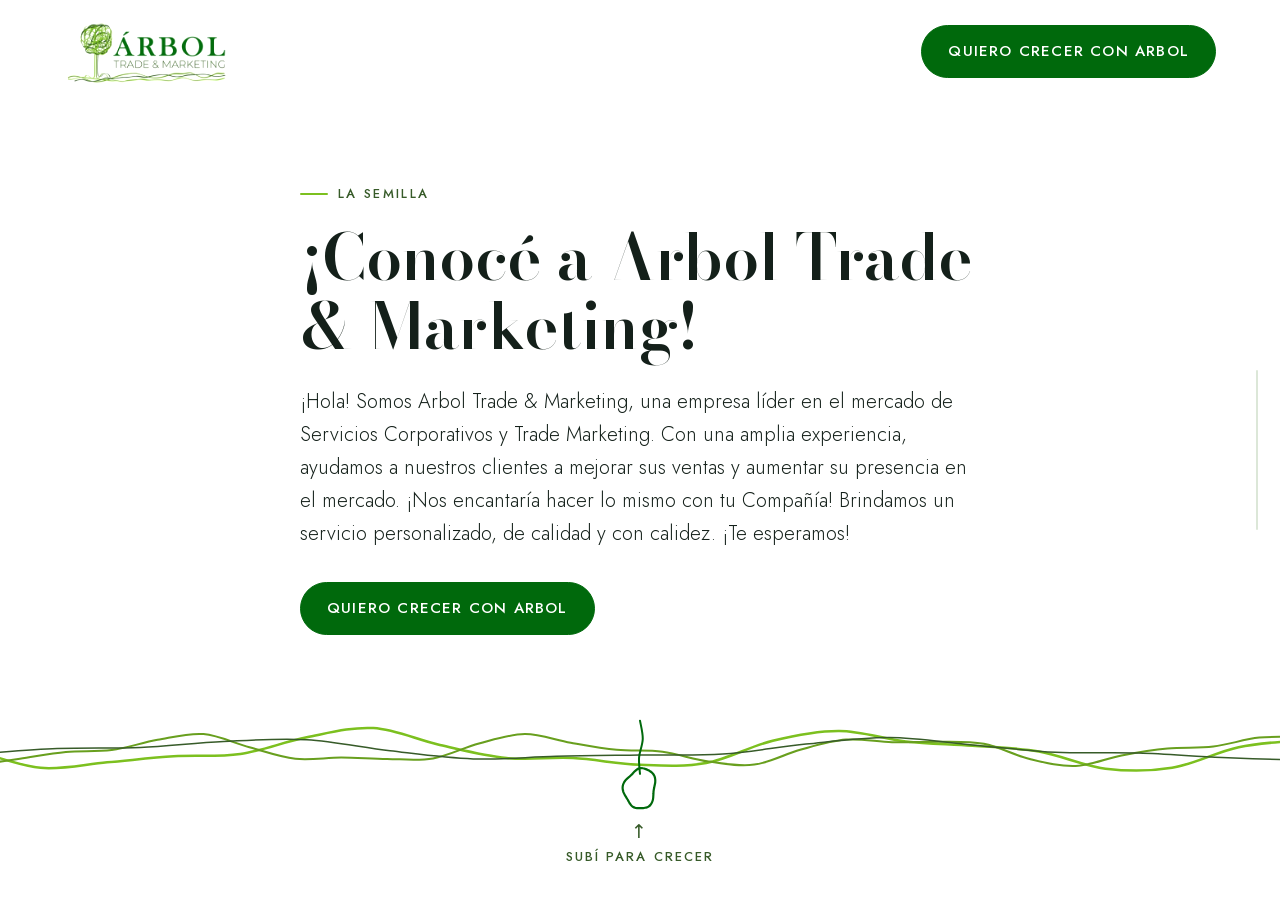
<file: index.html>
<!doctype html>
<html lang="es-AR">
<head>
<meta charset="utf-8">
<meta name="viewport" content="width=device-width, initial-scale=1, viewport-fit=cover">
<!-- Samsung Internet's "Dark mode for websites" force-inverts pages by default
     for many Android users, turning this white-and-green site black with a
     magenta tree. This opts out. -->
<meta name="color-scheme" content="only light">
<meta name="theme-color" content="#ffffff">

<title>Árbol Trade & Marketing | Servicios Corporativos y Trade Marketing</title>
<meta name="description" content="Somos Árbol Trade & Marketing. Ayudamos a nuestros clientes a mejorar sus ventas y aumentar su presencia en el mercado: trade marketing, BTL, merchandising, auditoría, mystery shopping y logística promocional en Argentina.">
<link rel="canonical" href="https://www.arbolmarketing.com/">

<!-- ============================ STAGING ONLY ============================
     REMOVE THIS TAG BEFORE THE PRODUCTION CUTOVER TO www.arbolmarketing.com.
     Leaving it in place would de-index the live site from Google entirely.
     There is no build step here, so nothing removes it automatically.
     ===================================================================== -->
<meta name="robots" content="noindex, nofollow">

<meta property="og:type" content="website">
<meta property="og:locale" content="es_AR">
<meta property="og:site_name" content="Árbol Trade & Marketing">
<meta property="og:title" content="Árbol Trade & Marketing">
<meta property="og:description" content="Servicios Corporativos y Trade Marketing. Ayudamos a tu compañía a crecer: equipos permanentes en el punto de venta, brigadas, auditoría, mystery shoppers, merchandising, marketing visual y logística.">
<meta property="og:url" content="https://www.arbolmarketing.com/">
<meta property="og:image" content="https://www.arbolmarketing.com/assets/logo/original/arbol-vertical.jpg">
<meta name="twitter:card" content="summary_large_image">

<link rel="icon" href="assets/favicon/favicon.svg" type="image/svg+xml">
<link rel="apple-touch-icon" href="assets/favicon/apple-touch-icon.png">

<link rel="preload" href="assets/fonts/jost-var.woff2" as="font" type="font/woff2" crossorigin>
<link rel="stylesheet" href="styles.css?v=1">
<!-- Set before first paint: the reveal styles are scoped to .js, so without
     this the content would render then hide, flashing on every load. -->
<script>document.documentElement.className = 'js';</script>

<script type="application/ld+json">
{
  "@context": "https://schema.org",
  "@type": "ProfessionalService",
  "name": "Árbol Trade & Marketing",
  "description": "Servicios Corporativos y Trade Marketing.",
  "url": "https://www.arbolmarketing.com/",
  "email": "gerencia@arbolmarketing.com",
  "areaServed": "AR",
  "address": {
    "@type": "PostalAddress",
    "streetAddress": "Ciudad de la Paz 2941 Piso 9° B",
    "addressLocality": "CABA",
    "addressCountry": "AR"
  }
}
</script>
</head>

<body>
<a class="skip" href="#contenido">Saltar al contenido principal</a>

<header class="hdr">
  <a class="hdr__logo" href="#s1" aria-label="Árbol Trade &amp; Marketing — inicio">
    <img src="assets/logo/arbol-horizontal.jpg" width="420" height="183"
         alt="Árbol Trade &amp; Marketing">
  </a>
  <a class="btn btn--primary hdr__cta"
     href="mailto:gerencia@arbolmarketing.com?subject=Quiero%20crecer%20con%20Arbol">Quiero crecer con Arbol</a>
</header>

<div class="rail" aria-hidden="true"><div class="rail__fill" id="railFill"></div></div>

<!-- The sections below are in NARRATIVE order in the HTML. CSS renders them
     bottom-to-top, so §1 is at the visual bottom and the visitor climbs. -->
<main class="scroll" id="scroller">

  <!-- ============================================================ §1 semilla -->
  <section class="sect s-seed" id="s1" aria-labelledby="t1">
    <div class="wrap narrow">
      <p class="eyebrow" data-reveal>La semilla</p>
      <h1 id="t1" data-reveal="2">¡Conocé a Arbol Trade &amp; Marketing!</h1>
      <p class="lead" data-reveal="3">¡Hola! Somos Arbol Trade &amp; Marketing, una empresa líder en el mercado de Servicios Corporativos y Trade Marketing. Con una amplia experiencia, ayudamos a nuestros clientes a mejorar sus ventas y aumentar su presencia en el mercado. ¡Nos encantaría hacer lo mismo con tu Compañía! Brindamos un servicio personalizado, de calidad y con calidez. ¡Te esperamos!</p>
      <div class="btns" data-reveal="4">
        <a class="btn btn--primary" href="mailto:gerencia@arbolmarketing.com?subject=Quiero%20crecer%20con%20Arbol">Quiero crecer con Arbol</a>
      </div>
    </div>

    <div class="art seed-art" aria-hidden="true">
      <svg class="waves" viewBox="0 0 1200 60" preserveAspectRatio="none"><!--T:WAVES-->
<path class="wv" d="M0.0,30.0C10.0,33.0 40.0,45.7 60.0,47.8C80.0,49.8 100.0,44.2 120.0,42.3C140.0,40.4 160.0,37.7 180.0,36.3C200.0,35.0 220.0,37.2 240.0,34.0C260.0,30.8 280.0,21.6 300.0,17.3C320.0,12.9 340.0,6.8 360.0,8.1C380.0,9.4 400.0,20.0 420.0,25.0C440.0,29.9 460.0,35.8 480.0,38.0C500.0,40.2 520.0,36.9 540.0,38.1C560.0,39.2 580.0,44.0 600.0,44.8C620.0,45.6 640.0,47.0 660.0,43.0C680.0,39.0 700.0,26.1 720.0,20.7C740.0,15.4 760.0,10.8 780.0,11.0C800.0,11.1 820.0,19.0 840.0,21.4C860.0,23.9 880.0,24.0 900.0,25.7C920.0,27.3 940.0,27.6 960.0,31.5C980.0,35.3 1000.0,46.0 1020.0,48.7C1040.0,51.4 1060.0,51.4 1080.0,47.8C1100.0,44.2 1120.0,31.9 1140.0,27.2C1160.0,22.5 1190.0,21.0 1200.0,19.8" stroke="var(--leaf)" stroke-width="2.5" pathLength="1"/>
<path class="wv" d="M0.0,45.3C6.9,44.2 27.6,41.0 41.4,38.8C55.2,36.5 69.0,33.4 82.8,31.9C96.6,30.5 110.3,32.1 124.1,30.1C137.9,28.0 151.7,22.5 165.5,19.8C179.3,17.2 193.1,12.9 206.9,14.1C220.7,15.4 234.5,23.2 248.3,27.3C262.1,31.5 275.9,37.1 289.7,38.8C303.4,40.5 317.2,37.5 331.0,37.5C344.8,37.5 358.6,38.8 372.4,38.9C386.2,39.1 400.0,41.0 413.8,38.4C427.6,35.8 441.4,27.6 455.2,23.5C469.0,19.5 482.8,14.2 496.6,14.1C510.3,14.0 524.1,20.1 537.9,22.7C551.7,25.4 565.5,28.3 579.3,29.8C593.1,31.3 606.9,29.8 620.7,31.8C634.5,33.8 648.3,39.4 662.1,41.5C675.9,43.7 689.7,46.6 703.4,44.6C717.2,42.7 731.0,34.0 744.8,29.8C758.6,25.6 772.4,20.8 786.2,19.6C800.0,18.3 813.8,21.9 827.6,22.3C841.4,22.6 855.2,21.4 869.0,21.7C882.8,21.9 896.6,21.0 910.3,23.8C924.1,26.7 937.9,35.3 951.7,39.0C965.5,42.7 979.3,46.6 993.1,46.0C1006.9,45.4 1020.7,38.4 1034.5,35.4C1048.3,32.5 1062.1,29.9 1075.9,28.5C1089.7,27.0 1103.4,28.3 1117.2,26.5C1131.0,24.7 1144.8,19.2 1158.6,17.6C1172.4,16.0 1193.1,17.1 1200.0,17.0" stroke="var(--mid)" stroke-width="2.0" pathLength="1"/>
<path class="wv" d="M0.0,34.2C12.5,33.3 50.0,29.7 75.0,28.6C100.0,27.4 125.0,28.6 150.0,27.4C175.0,26.2 200.0,22.6 225.0,21.4C250.0,20.1 275.0,18.1 300.0,19.7C325.0,21.3 350.0,27.6 375.0,30.8C400.0,34.0 425.0,38.0 450.0,38.9C475.0,39.9 500.0,36.9 525.0,36.3C550.0,35.6 575.0,35.4 600.0,35.0C625.0,34.6 650.0,35.8 675.0,34.0C700.0,32.2 725.0,26.8 750.0,24.1C775.0,21.3 800.0,17.4 825.0,17.5C850.0,17.6 875.0,22.4 900.0,24.9C925.0,27.3 950.0,30.9 975.0,32.3C1000.0,33.6 1025.0,32.2 1050.0,33.1C1075.0,34.0 1100.0,36.4 1125.0,37.6C1150.0,38.7 1187.5,39.8 1200.0,40.3" stroke="var(--canopy)" stroke-width="1.5" pathLength="1"/>
</svg>
      <svg class="seedling" viewBox="240 -50 120 120"><!--T:SEED-->
<path class="sd" d="M314.9,42.2C314.7,43.2 314.7,44.1 314.7,45.1C314.6,46.1 314.6,47.1 314.5,48.2C314.5,49.3 314.4,50.4 314.2,51.6C314.0,52.7 313.7,53.8 313.2,54.9C312.8,55.9 312.2,56.9 311.5,57.7C310.9,58.5 310.1,59.2 309.3,59.7C308.5,60.2 307.6,60.6 306.7,60.8C305.8,61.1 304.9,61.2 304.1,61.3C303.2,61.4 302.4,61.5 301.6,61.5C300.8,61.5 300.0,61.5 299.2,61.5C298.4,61.5 297.6,61.5 296.8,61.4C296.0,61.3 295.2,61.2 294.4,60.9C293.7,60.7 292.9,60.3 292.2,59.9C291.5,59.4 290.9,58.8 290.3,58.2C289.7,57.6 289.2,56.8 288.7,56.1C288.3,55.3 287.9,54.5 287.4,53.8C287.0,53.0 286.6,52.3 286.1,51.5C285.7,50.7 285.2,50.0 284.7,49.2C284.3,48.4 283.7,47.6 283.3,46.8C282.8,45.9 282.3,44.9 281.9,43.9C281.6,42.9 281.3,41.8 281.1,40.6C281.0,39.5 281.0,38.3 281.2,37.2C281.4,36.0 281.8,34.9 282.3,33.9C282.8,32.8 283.5,31.9 284.1,31.1C284.8,30.2 285.6,29.5 286.3,28.9C287.1,28.2 287.8,27.6 288.5,27.1C289.2,26.5 289.8,25.9 290.4,25.3C291.1,24.7 291.6,24.1 292.2,23.5C292.8,22.8 293.4,22.1 294.0,21.5C294.7,20.8 295.4,20.2 296.1,19.6C296.8,19.1 297.6,18.6 298.4,18.3C299.2,18.0 300.1,17.8 300.9,17.7C301.7,17.7 302.5,17.7 303.3,17.9C304.1,18.0 304.9,18.3 305.7,18.6C306.5,18.8 307.2,19.2 308.0,19.5C308.8,19.9 309.5,20.3 310.3,20.7C311.0,21.2 311.8,21.6 312.4,22.2C313.1,22.8 313.8,23.5 314.4,24.2C315.0,25.0 315.5,25.9 315.9,26.8C316.2,27.8 316.5,28.9 316.6,30.0C316.7,31.1 316.7,32.2 316.6,33.3C316.5,34.4 316.2,35.5 316.0,36.5C315.8,37.6 315.5,38.5 315.4,39.5C315.2,40.4 315.0,41.3 314.9,42.2Z" stroke="var(--brand)" stroke-width="2.4" pathLength="1"/>
<path class="sp" d="M300.0,24.0C299.8,21.0 298.5,12.3 299.0,6.0C299.5,-0.3 302.8,-7.3 303.0,-14.0C303.2,-20.7 300.5,-30.7 300.0,-34.0" stroke="var(--brand)" stroke-width="2.2" pathLength="1"/>
</svg>
    </div>

    <button class="hint" id="hint" type="button">
      <span class="hint__arrow" aria-hidden="true">&#8593;</span>
      <span>Subí para crecer</span>
    </button>
  </section>

  <!-- ============================================================ §2 raíces -->
  <section class="sect s-roots" id="s2" aria-labelledby="t2">
    <div class="art roots-art" aria-hidden="true">
      <svg viewBox="0 0 600 320" preserveAspectRatio="xMidYMin meet"><!--T:ROOTS-->
<path class="rt" d="M300.0,0.0C299.8,10.5 300.6,45.0 298.7,63.0C296.8,81.1 293.3,94.0 288.5,108.2C283.6,122.5 277.1,135.5 269.6,148.5C262.1,161.4 252.9,173.7 243.7,185.8C234.5,197.9 223.9,209.6 214.3,221.2C204.7,232.7 194.7,243.9 185.9,255.0C177.1,266.0 165.5,282.1 161.4,287.5" stroke="var(--canopy)" stroke-width="2.6" pathLength="1"/>
<path class="rt" d="M300.0,0.0C303.7,5.1 316.6,21.7 322.4,30.4C328.2,39.1 330.8,45.3 334.8,52.2C338.8,59.0 342.2,65.3 346.6,71.6C350.9,77.8 355.1,83.7 360.8,89.6C366.5,95.4 373.0,101.0 380.9,106.6C388.9,112.1 398.3,117.6 408.6,122.9C418.9,128.2 437.1,136.0 442.8,138.6" stroke="var(--brand)" stroke-width="2.5" pathLength="1"/>
<path class="rt" d="M300.0,0.0C298.9,10.5 299.0,44.8 293.6,62.7C288.2,80.7 276.5,93.6 267.5,107.7C258.6,121.9 248.6,134.9 239.7,147.8C230.8,160.7 222.0,172.9 214.1,185.0C206.1,197.1 199.1,208.7 192.1,220.2C185.1,231.7 179.0,242.8 172.0,253.8C165.0,264.8 153.9,280.9 150.2,286.3" stroke="var(--mid)" stroke-width="2.4" pathLength="1"/>
<path class="rt" d="M300.0,0.0C300.7,11.5 301.6,49.4 304.3,69.3C307.0,89.1 310.6,103.3 316.0,118.9C321.4,134.6 328.4,149.0 336.6,163.2C344.8,177.4 354.9,190.9 365.2,204.2C375.4,217.5 387.1,230.4 398.2,243.1C409.2,255.7 420.8,268.0 431.3,280.2C441.8,292.3 456.1,310.0 461.1,316.0" stroke="var(--canopy)" stroke-width="2.2" pathLength="1"/>
<path class="rt" d="M300.0,0.0C295.6,8.2 281.2,35.2 273.6,49.3C265.9,63.4 260.6,73.5 254.1,84.7C247.7,95.8 241.6,106.1 234.7,116.2C227.8,126.3 221.0,135.9 212.7,145.4C204.3,154.9 195.4,164.0 184.7,173.1C174.0,182.1 161.9,190.8 148.7,199.5C135.4,208.2 112.4,220.7 105.2,225.0" stroke="var(--brand)" stroke-width="2.1" pathLength="1"/>
<path class="rt" d="M300.0,0.0C300.4,5.8 298.3,24.9 302.3,34.9C306.4,44.8 316.6,52.0 324.2,59.9C331.8,67.7 340.4,75.0 347.9,82.1C355.4,89.3 362.8,96.1 369.2,102.8C375.6,109.5 381.1,116.0 386.4,122.3C391.6,128.7 395.7,134.9 400.5,141.0C405.4,147.2 412.8,156.1 415.2,159.1" stroke="var(--mid)" stroke-width="2.0" pathLength="1"/>
<path class="rt" d="M300.0,0.0C297.9,6.0 293.1,25.6 287.5,35.9C281.8,46.1 275.1,53.5 266.2,61.6C257.3,69.7 246.5,77.2 234.2,84.5C221.9,91.9 207.4,98.9 192.4,105.8C177.4,112.7 160.6,119.3 144.1,125.9C127.7,132.5 110.3,138.8 93.8,145.1C77.3,151.4 53.4,160.6 45.3,163.7" stroke="var(--canopy)" stroke-width="1.9" pathLength="1"/>
<path class="rt" d="M300.0,0.0C304.2,7.9 317.8,34.0 325.1,47.6C332.4,61.3 337.7,71.0 343.8,81.8C349.8,92.5 355.4,102.4 361.6,112.2C367.8,122.0 373.6,131.3 380.9,140.4C388.1,149.6 395.8,158.4 405.2,167.1C414.5,175.8 425.1,184.3 437.0,192.6C448.9,201.0 469.8,213.2 476.4,217.3" stroke="var(--brand)" stroke-width="1.7" pathLength="1"/>
<path class="rt" d="M300.0,0.0C300.3,9.4 304.3,40.2 301.7,56.4C299.1,72.5 290.4,84.1 284.3,96.8C278.2,109.5 271.0,121.2 265.0,132.8C259.0,144.4 253.0,155.4 248.2,166.2C243.3,177.1 239.4,187.5 236.0,197.8C232.5,208.1 230.3,218.2 227.6,228.1C225.0,237.9 221.3,252.3 220.0,257.2" stroke="var(--mid)" stroke-width="1.6" pathLength="1"/>
</svg>
    </div>
    <div class="wrap narrow" id="contenido" tabindex="-1">
      <p class="eyebrow" data-reveal>Las raíces</p>
      <h2 id="t2" data-reveal="2">Nuestra historia de crecimiento</h2>
      <p class="lead" data-reveal="3">Como un árbol, crecemos y evolucionamos a lo largo de los años. Desde nuestros inicios, hemos acompañado a nuestros clientes en su camino hacia el éxito. Logramos echar raíces, prosperar, dar cobertura y frutos con nuestras acciones. Hoy seguimos creciendo junto a ellos. Conocé más sobre nuestra historia y cómo podemos ayudar a tu negocio a crecer y prosperar.</p>
    </div>
  </section>

  <!-- ============================================================ §3 tronco -->
  <section class="sect s-trunk" id="s3" aria-labelledby="t3">
    <div class="art trunk-art" aria-hidden="true">
      <svg viewBox="0 0 200 1000" preserveAspectRatio="none"><!--T:TRUNK-->
<path class="tk" d="M93.0,0.0C93.1,9.3 93.5,37.0 93.8,55.6C94.0,74.1 94.2,92.6 94.4,111.1C94.6,129.6 94.8,148.1 95.0,166.7C95.1,185.2 95.3,203.7 95.3,222.2C95.4,240.7 95.5,259.3 95.5,277.8C95.5,296.3 95.5,314.8 95.4,333.3C95.3,351.9 95.2,370.4 95.0,388.9C94.8,407.4 94.6,425.9 94.3,444.4C94.0,463.0 93.6,481.5 93.2,500.0C92.8,518.5 92.3,537.0 91.8,555.6C91.3,574.1 90.7,592.6 90.0,611.1C89.4,629.6 88.7,648.1 87.9,666.7C87.1,685.2 86.3,703.7 85.4,722.2C84.5,740.7 83.5,759.3 82.5,777.8C81.4,796.3 80.4,814.8 79.2,833.3C78.0,851.9 76.8,870.4 75.6,888.9C74.3,907.4 72.9,925.9 71.5,944.4C70.2,963.0 67.9,990.7 67.2,1000.0" stroke="var(--canopy)" stroke-width="3" pathLength="1"/>
<path class="tk" d="M110.8,0.0C110.8,9.3 111.0,37.0 111.2,55.6C111.3,74.1 111.4,92.6 111.5,111.1C111.6,129.6 111.7,148.1 111.7,166.7C111.8,185.2 111.9,203.7 112.0,222.2C112.1,240.7 112.2,259.3 112.2,277.8C112.3,296.3 112.4,314.8 112.5,333.3C112.6,351.9 112.7,370.4 112.9,388.9C113.0,407.4 113.1,425.9 113.3,444.4C113.4,463.0 113.6,481.5 113.8,500.0C114.0,518.5 114.2,537.0 114.5,555.6C114.7,574.1 115.0,592.6 115.3,611.1C115.6,629.6 116.0,648.1 116.4,666.7C116.8,685.2 117.2,703.7 117.7,722.2C118.2,740.7 118.7,759.3 119.3,777.8C119.9,796.3 120.6,814.8 121.3,833.3C122.0,851.9 122.7,870.4 123.5,888.9C124.4,907.4 125.3,925.9 126.2,944.4C127.2,963.0 128.8,990.7 129.3,1000.0" stroke="var(--canopy)" stroke-width="3" pathLength="1"/>
</svg>
    </div>
    <div class="wrap">
      <p class="eyebrow" data-reveal>El tronco</p>
      <h2 id="t3" data-reveal="2">¿Qué ofrecemos?</h2>

      <ul class="svcs" role="list">
        <li class="svc svc--solo" data-reveal>
          <svg class="svc__icon" viewBox="0 0 40 40" aria-hidden="true">
            <path d="M20 7c-6.5 0-10.5 4.2-9.4 9.2 1 5 6.4 8.2 11.6 7 5.2-1.2 8.7-5.4 7.5-9.9C28.6 9 24.4 7 20.6 8.4c-3.8 1.4-5 5.4-3 7.8 2 2.4 5.6 2 6.6-.6" stroke="var(--canopy)"/>
            <path d="M20 24.5V33" stroke="var(--brand)"/>
            <path d="M12.5 22.5 8 27M27.5 22.5 32 27" stroke="var(--mid)"/>
            <path d="M8 27c-2 .6-3 2-2.8 3.4M32 27c2 .6 3 2 2.8 3.4" stroke="var(--leaf)"/>
          </svg>
          <h3>Servicios de Marketing, Trade, BTL, campañas y eventos.</h3>
        </li>

        <li class="svc" data-reveal>
          <svg class="svc__icon" viewBox="0 0 40 40" aria-hidden="true">
            <path d="M14 13.5a3.2 3.2 0 1 1-.1 0M14 17v7m-3.8 4 3.8-4 3.8 4" stroke="var(--canopy)"/>
            <path d="M26.5 15a2.7 2.7 0 1 1-.1 0M26.5 18v6m-3 3.6 3-3.6 3 3.6" stroke="var(--mid)"/>
            <path d="M4 33c4.5-2.2 8-.2 12 .2 4 .4 7.5-1.8 11.5-1.6 2.6.1 4.4 1 6.5 2.2" stroke="var(--leaf)"/>
          </svg>
          <h3>Equipos de atención permanente para el PdeV</h3>
          <p>¡Siempre estamos disponibles para ayudar a nuestros clientes a mejorar su servicio al canal!</p>
        </li>

        <li class="svc" data-reveal>
          <svg class="svc__icon" viewBox="0 0 40 40" aria-hidden="true">
            <path d="M4 27.5 11.5 19l5 5L27 10" stroke="var(--canopy)"/>
            <path d="M21 10h6.5v6.5" stroke="var(--brand)"/>
            <path d="M4 33h9M6.5 36.5h6" stroke="var(--leaf)"/>
          </svg>
          <h3>Brigadas para acciones puntuales</h3>
          <p>¡Ayudamos a nuestros clientes a destacar en campañas específicas, rápidas y de gran alcance!</p>
        </li>

        <li class="svc" data-reveal>
          <svg class="svc__icon" viewBox="0 0 40 40" aria-hidden="true">
            <path d="M17.5 6.5c-6.2.3-10.4 4.6-10 10.4.4 5.8 5.4 9.6 11 9 5.6-.6 9.4-5.2 8.8-10.8-.5-4.6-4-8.2-8.6-8.6" stroke="var(--canopy)"/>
            <path d="m24.5 24.5 9 9" stroke="var(--brand)"/>
            <path d="M13.5 20v-3.5M17.5 20v-6.5M21.5 20v-9.5" stroke="var(--mid)"/>
          </svg>
          <h3>Servicios de auditoría</h3>
          <p>¡Brindamos una visión detallada del mercado para ayudar a tomar decisiones basadas en información!</p>
        </li>

        <li class="svc" data-reveal>
          <svg class="svc__icon" viewBox="0 0 40 40" aria-hidden="true">
            <path d="M9.5 14.5h21l-1.8 19h-17.4z" stroke="var(--canopy)"/>
            <path d="M15.5 14.5v-3a4.5 4.5 0 0 1 9 0v3" stroke="var(--mid)"/>
            <path d="M13.5 24.5c3.2-4.2 9.8-4.2 13 0-3.2 4.2-9.8 4.2-13 0" stroke="var(--brand)"/>
            <path d="M20 22.6a2 2 0 1 1-.1 0" stroke="var(--leaf)"/>
          </svg>
          <h3>Mystery Shoppers</h3>
          <p>¡Ayudamos a nuestros clientes a mejorar su servicio al cliente, evaluar sus KPI y validar la calidad de sus dinámicas!</p>
        </li>

        <li class="svc" data-reveal>
          <svg class="svc__icon" viewBox="0 0 40 40" aria-hidden="true">
            <path d="M4 15.5c5-2 9 2 14 0s9-2 18 0" stroke="var(--leaf)"/>
            <path d="M4 24.5c5-2 9 2 14 0s9-2 18 0" stroke="var(--mid)"/>
            <path d="M4 33.5c5-2 9 2 14 0s9-2 18 0" stroke="var(--canopy)"/>
            <path d="M7.5 6h6.5v7.5H7.5zM26 6h6.5v7.5H26z" stroke="var(--canopy)"/>
            <path d="m17.4 5.6 6.4.9-.9 6.4-6.4-.9z" stroke="var(--brand)"/>
          </svg>
          <h3>Servicio de Merchandising</h3>
          <p>¡Gestión de Trade, Información, Activación, Seguimiento y presentación de productos en tiendas!</p>
        </li>

        <li class="svc" data-reveal>
          <svg class="svc__icon" viewBox="0 0 40 40" aria-hidden="true">
            <path d="M20 21c0-1.8 1.9-2.8 3.1-1.2 1.2 1.6-.5 4.6-3.4 4.8-2.9.2-5.6-2.8-4.6-6.3 1-3.5 5.8-4.8 9.2-2.2" stroke="var(--canopy)"/>
            <path d="M20 11.5V6M29 14l3.5-3.5M11 14 7.5 10.5M32 22h5M3 22h5" stroke="var(--leaf)"/>
            <path d="M9.5 29.5 30 26l1.4 8L11 37.5z" stroke="var(--mid)"/>
          </svg>
          <h3>Marketing visual</h3>
          <p>¡Ayudamos a nuestros clientes a llamar la atención con activaciones impactantes!</p>
        </li>

        <li class="svc" data-reveal>
          <svg class="svc__icon" viewBox="0 0 40 40" aria-hidden="true">
            <path d="M3.5 12h17v14h-17z" stroke="var(--canopy)"/>
            <path d="M20.5 17h6.5l4.5 5.5V26h-11z" stroke="var(--mid)"/>
            <path d="M11 26a3.2 3.2 0 1 1-.1 0M27 26a3.2 3.2 0 1 1-.1 0" stroke="var(--brand)"/>
            <path d="M3 34c5-2 9 2 14 0s9-2 19 0" stroke="var(--leaf)"/>
          </svg>
          <h3>Logística</h3>
          <p>¡Aseguramos que los Materiales Promocionales lleguen a tiempo y se instalen en perfectas condiciones!</p>
        </li>
      </ul>
    </div>
  </section>

  <!-- ============================================================ §4 copa -->
  <section class="sect s-canopy" id="s4" aria-labelledby="t4">
    <div class="art canopy-art canopy" aria-hidden="true">
      <svg viewBox="0 0 600 520" preserveAspectRatio="xMidYMid meet"><!--T:CANOPY-->
<path class="cp" d="M262.4,321.4C257.8,317.9 252.4,314.5 247.2,310.4C242.1,306.3 236.3,302.0 231.5,296.8C226.7,291.6 221.8,285.8 218.3,279.4C214.8,273.1 212.0,265.9 210.6,258.8C209.3,251.6 209.2,243.8 210.2,236.3C211.3,228.9 213.8,221.2 217.1,214.1C220.4,207.0 224.9,200.1 229.8,193.7C234.6,187.2 240.4,181.3 246.1,175.6C251.8,169.9 258.0,164.7 264.2,159.6C270.4,154.4 276.7,149.6 283.2,144.8C289.7,140.1 296.2,135.4 303.1,131.1C310.0,126.8 317.1,122.5 324.6,119.1C332.0,115.6 339.8,112.3 347.7,110.2C355.6,108.1 364.0,106.6 371.9,106.5C379.9,106.4 388.1,107.3 395.5,109.4C402.9,111.4 410.1,114.8 416.4,118.9C422.6,122.9 428.2,128.2 432.9,133.5C437.7,138.8 441.5,145.0 445.0,150.7C448.4,156.3 450.9,162.3 453.7,167.5C456.5,172.8 458.7,177.7 461.6,182.1C464.4,186.5 467.3,190.2 471.0,193.9C474.6,197.6 478.8,200.7 483.4,204.3C488.0,207.8 493.4,211.1 498.6,215.2C503.7,219.3 509.5,223.7 514.3,228.9C519.1,234.0 524.0,239.9 527.5,246.2C531.0,252.6 533.8,259.7 535.2,266.9C536.5,274.1 536.7,281.9 535.6,289.3C534.5,296.8 532.0,304.4 528.7,311.6C525.5,318.7 520.9,325.6 516.1,332.0C511.2,338.4 505.5,344.4 499.7,350.1C494.0,355.7 487.8,361.0 481.6,366.1C475.4,371.2 469.1,376.1 462.6,380.8C456.2,385.6 449.6,390.2 442.7,394.5C435.8,398.8 428.7,403.1 421.3,406.6C413.9,410.1 406.0,413.4 398.1,415.5C390.2,417.5 381.9,419.0 373.9,419.1C366.0,419.3 357.8,418.4 350.4,416.3C342.9,414.2 335.7,410.8 329.5,406.8C323.2,402.8 317.7,397.4 312.9,392.1C308.1,386.8 304.3,380.6 300.9,375.0C297.4,369.3 294.9,363.4 292.1,358.1C289.4,352.9 287.2,348.0 284.3,343.6C281.4,339.2 278.5,335.4 274.8,331.7C271.2,328.0 267.0,325.0 262.4,321.4Z" stroke="var(--leaf)" stroke-width="2.9" pathLength="1"/>
<path class="cp" d="M394.8,412.4C388.9,413.0 382.4,412.3 376.4,410.8C370.3,409.3 364.1,406.5 358.5,403.5C352.9,400.6 347.5,396.6 342.6,393.3C337.7,389.9 333.4,386.1 329.0,383.3C324.7,380.4 320.9,378.0 316.6,376.3C312.2,374.7 308.1,373.9 303.1,373.4C298.1,372.9 292.8,373.3 286.7,373.2C280.6,373.0 273.7,373.4 266.7,372.5C259.7,371.6 251.7,370.5 244.5,367.8C237.3,365.1 229.6,361.4 223.4,356.5C217.3,351.5 211.4,345.1 207.6,338.2C203.8,331.4 201.3,323.1 200.6,315.4C199.9,307.6 201.1,299.1 203.5,291.7C205.9,284.3 210.4,277.0 215.0,271.0C219.6,264.9 225.8,259.8 231.2,255.4C236.6,251.0 242.6,247.8 247.3,244.5C252.0,241.3 256.3,239.0 259.4,235.8C262.4,232.6 264.4,229.6 265.8,225.4C267.1,221.2 267.2,216.3 267.5,210.5C267.8,204.7 267.2,197.6 267.7,190.4C268.2,183.2 268.5,174.8 270.2,167.3C271.9,159.8 274.4,151.7 278.0,145.3C281.5,138.9 286.3,132.9 291.7,129.1C297.1,125.2 303.7,122.7 310.1,122.1C316.6,121.5 323.8,122.9 330.4,125.4C336.9,128.0 343.6,132.5 349.5,137.3C355.4,142.1 360.8,148.5 365.6,154.3C370.4,160.2 374.4,166.7 378.3,172.5C382.1,178.3 385.3,184.0 388.7,189.0C392.1,194.1 395.1,198.6 398.5,203.0C401.9,207.3 405.4,211.0 409.1,215.0C412.8,219.0 416.8,222.6 420.6,226.8C424.5,231.0 428.6,235.3 432.2,240.0C435.8,244.8 439.4,250.0 442.3,255.5C445.2,261.0 447.8,266.9 449.7,272.9C451.5,278.9 452.8,285.2 453.6,291.4C454.3,297.6 454.5,303.9 454.3,310.1C454.1,316.3 453.5,322.4 452.6,328.6C451.7,334.7 450.6,340.7 449.1,346.7C447.7,352.7 446.0,358.8 443.9,364.6C441.8,370.4 439.4,376.4 436.4,381.7C433.4,387.0 429.9,392.3 425.8,396.6C421.7,400.9 416.9,404.8 411.8,407.5C406.6,410.1 400.7,411.9 394.8,412.4Z" stroke="var(--mid)" stroke-width="2.4" pathLength="1"/>
<path class="cp" d="M402.5,422.2C394.0,420.2 386.0,416.7 379.0,414.6C372.0,412.5 366.1,410.5 360.4,409.8C354.7,409.2 350.0,409.7 344.9,410.6C339.7,411.5 334.8,413.9 329.3,415.3C323.8,416.8 318.0,418.9 312.1,419.4C306.2,419.9 299.8,419.8 294.0,418.2C288.2,416.6 282.4,413.6 277.4,410.0C272.3,406.4 267.9,401.3 263.6,396.7C259.4,392.0 256.0,386.7 252.0,382.1C247.9,377.5 244.2,373.2 239.3,369.1C234.3,365.0 228.8,361.7 222.3,357.7C215.8,353.8 208.0,350.2 200.5,345.2C192.9,340.3 184.1,334.8 177.0,328.1C169.9,321.5 162.5,313.5 157.8,305.2C153.1,296.9 149.7,287.3 148.8,278.5C147.9,269.6 149.4,260.1 152.3,252.0C155.2,243.9 160.8,236.3 166.4,229.8C171.9,223.3 179.3,217.9 185.8,212.9C192.2,207.9 199.1,204.0 205.2,199.7C211.2,195.4 216.6,191.4 221.9,187.1C227.1,182.7 231.6,178.0 236.7,173.7C241.8,169.4 246.7,164.5 252.3,161.1C258.0,157.7 264.2,154.5 270.8,153.3C277.3,152.0 284.7,152.1 291.7,153.8C298.6,155.4 306.0,159.1 312.5,163.1C318.9,167.2 325.0,173.1 330.4,177.9C335.8,182.7 340.2,188.3 344.8,192.1C349.3,195.9 353.0,199.0 357.7,200.8C362.4,202.5 367.0,202.6 372.8,202.6C378.6,202.5 385.2,201.0 392.5,200.6C399.7,200.3 408.2,199.4 416.1,200.5C424.1,201.5 432.8,203.4 440.1,206.9C447.3,210.4 454.3,215.5 459.6,221.3C464.9,227.1 468.9,234.6 471.9,241.8C474.9,249.0 476.2,257.1 477.6,264.8C479.0,272.4 479.2,280.1 480.1,287.8C481.1,295.5 481.8,302.9 483.1,310.7C484.3,318.6 486.1,326.5 487.4,334.9C488.7,343.3 490.6,352.3 490.8,361.0C491.0,369.8 490.9,379.3 488.6,387.4C486.4,395.5 482.6,403.7 477.3,409.7C471.9,415.8 464.4,420.7 456.4,423.6C448.5,426.5 438.7,427.2 429.7,427.0C420.7,426.8 410.9,424.3 402.5,422.2Z" stroke="var(--canopy)" stroke-width="2.6" pathLength="1"/>
<path class="cp" d="M213.5,374.1C209.9,371.4 205.8,369.1 201.8,366.3C197.8,363.5 193.4,360.7 189.5,357.2C185.7,353.8 181.7,349.9 178.7,345.5C175.8,341.1 173.2,336.0 171.7,330.8C170.2,325.6 169.5,319.8 169.5,314.1C169.5,308.4 170.4,302.5 171.5,296.7C172.7,290.9 174.5,285.1 176.3,279.3C178.1,273.5 180.1,267.7 182.3,261.9C184.5,256.0 186.7,250.1 189.4,244.1C192.1,238.1 194.9,231.9 198.5,226.1C202.0,220.2 206.0,214.2 210.8,209.1C215.5,204.0 221.0,199.0 226.9,195.3C232.7,191.6 239.4,188.6 245.9,186.8C252.5,184.9 259.5,184.3 266.0,184.2C272.6,184.2 279.1,185.4 285.1,186.6C291.1,187.8 296.7,189.9 302.1,191.6C307.4,193.3 312.3,195.2 317.2,196.8C322.1,198.3 326.7,199.7 331.4,201.0C336.1,202.3 340.9,203.3 345.5,204.7C350.2,206.1 355.0,207.4 359.4,209.4C363.8,211.4 368.2,213.8 372.0,216.7C375.7,219.6 379.1,223.2 381.9,227.0C384.8,230.8 386.9,235.2 389.0,239.5C391.0,243.8 392.4,248.4 394.0,252.8C395.6,257.3 397.0,261.7 398.7,266.2C400.5,270.7 402.4,275.0 404.5,279.8C406.5,284.5 409.0,289.3 411.1,294.6C413.1,299.9 415.4,305.5 416.7,311.5C418.0,317.5 419.0,324.0 418.7,330.4C418.5,336.9 417.3,343.7 415.1,350.0C412.8,356.3 409.3,362.6 405.2,368.2C401.2,373.8 395.9,378.9 390.6,383.4C385.2,387.9 379.1,391.7 373.3,395.2C367.4,398.7 361.3,401.6 355.3,404.4C349.4,407.2 343.6,409.7 337.7,412.2C331.8,414.6 326.1,417.0 320.2,418.9C314.3,420.9 308.4,422.8 302.4,423.9C296.5,425.0 290.4,425.8 284.6,425.5C278.8,425.3 273.0,424.3 267.7,422.5C262.5,420.7 257.5,417.9 253.1,414.8C248.7,411.8 245.0,407.8 241.5,404.1C238.0,400.4 235.1,396.3 232.1,392.7C229.1,389.1 226.5,385.6 223.3,382.5C220.2,379.4 217.1,376.8 213.5,374.1Z" stroke="var(--leaf)" stroke-width="2.9" pathLength="1"/>
<path class="cp" d="M92.2,301.2C93.2,294.3 93.9,287.6 94.9,280.9C95.9,274.1 96.4,267.3 98.1,260.7C99.8,254.0 101.6,247.1 105.1,240.8C108.7,234.6 113.4,228.3 119.5,223.3C125.6,218.3 133.5,213.8 141.8,210.7C150.0,207.5 159.9,205.6 169.0,204.4C178.1,203.1 187.9,203.4 196.3,203.3C204.7,203.2 212.6,204.0 219.5,203.7C226.4,203.5 232.1,203.1 237.7,201.6C243.4,200.0 247.9,197.5 253.4,194.4C258.8,191.3 264.0,186.9 270.3,183.1C276.6,179.3 283.5,174.6 291.0,171.4C298.5,168.2 306.9,165.2 315.1,163.9C323.3,162.5 332.0,162.3 340.0,163.2C348.0,164.0 355.8,166.4 363.1,169.0C370.4,171.7 376.9,175.5 383.6,179.0C390.3,182.5 396.4,186.4 403.2,190.1C410.0,193.8 417.0,197.4 424.4,201.3C431.8,205.2 440.0,208.9 447.7,213.5C455.3,218.1 463.8,223.0 470.3,228.9C476.9,234.8 483.3,241.5 486.9,248.6C490.5,255.8 492.6,263.9 492.0,271.6C491.4,279.4 488.1,287.7 483.3,294.9C478.5,302.1 470.9,309.1 463.3,315.1C455.7,321.0 446.2,326.1 437.8,330.6C429.5,335.1 420.8,338.6 413.4,342.3C406.0,345.9 399.4,349.0 393.5,352.6C387.6,356.2 383.0,359.9 378.0,363.7C373.0,367.6 368.8,371.9 363.7,375.7C358.6,379.5 353.3,383.6 347.3,386.6C341.3,389.5 334.6,392.1 327.8,393.5C321.0,394.9 313.6,395.3 306.6,395.2C299.6,395.1 292.5,393.8 285.8,393.0C279.2,392.1 273.0,390.6 266.6,390.2C260.2,389.7 254.2,389.5 247.3,390.1C240.3,390.8 233.2,392.4 224.9,394.0C216.7,395.6 207.4,398.2 197.6,399.6C187.7,401.0 176.5,402.7 166.1,402.6C155.7,402.5 144.3,401.5 134.9,398.9C125.4,396.2 116.3,392.0 109.5,386.8C102.7,381.6 97.4,374.7 93.9,367.8C90.4,360.9 89.0,352.9 88.2,345.3C87.4,337.8 88.5,330.0 89.2,322.6C89.8,315.3 91.3,308.2 92.2,301.2Z" stroke="var(--mid)" stroke-width="3.1" pathLength="1"/>
<path class="cp" d="M129.8,382.2C132.7,371.6 139.2,359.4 143.0,350.4C146.8,341.4 151.6,333.9 152.4,328.4C153.3,322.9 151.9,320.4 148.3,317.6C144.7,314.7 137.2,313.9 130.8,311.2C124.5,308.4 115.7,305.5 110.3,300.9C105.0,296.4 100.3,290.2 98.9,283.8C97.4,277.5 99.0,269.7 101.5,262.9C104.0,256.0 109.5,249.1 113.8,242.5C118.1,235.9 123.4,230.1 127.3,223.4C131.2,216.7 134.1,210.1 137.3,202.4C140.5,194.8 142.4,185.8 146.3,177.5C150.2,169.2 154.5,159.4 160.6,152.6C166.7,145.8 174.8,139.3 182.9,136.8C191.1,134.2 201.1,134.6 209.4,137.1C217.7,139.7 226.2,146.5 232.7,152.1C239.3,157.8 244.2,166.2 248.9,170.8C253.6,175.4 256.4,179.4 260.9,179.8C265.3,180.3 269.6,177.1 275.7,173.3C281.8,169.4 289.5,161.8 297.5,156.7C305.4,151.6 315.3,145.2 323.4,142.5C331.5,139.8 339.9,138.9 346.0,140.4C352.1,141.8 356.4,146.6 359.9,151.1C363.5,155.7 364.7,162.5 367.3,167.9C369.8,173.3 371.5,178.7 375.0,183.5C378.5,188.3 383.5,192.0 388.2,196.7C393.0,201.4 399.8,205.7 403.7,211.6C407.5,217.5 411.6,224.5 411.3,232.1C411.1,239.6 408.1,248.9 402.2,256.8C396.4,264.6 386.1,273.0 376.3,279.4C366.6,285.7 353.5,290.6 343.7,294.6C333.9,298.7 324.1,300.6 317.5,303.8C311.0,307.0 307.2,309.3 304.5,314.0C301.8,318.7 302.3,324.7 301.3,331.9C300.2,339.1 300.5,348.9 298.3,357.4C296.2,366.0 292.9,376.0 288.2,383.2C283.5,390.5 276.8,396.7 270.2,400.8C263.7,405.0 256.0,406.4 249.1,408.0C242.1,409.6 235.3,409.0 228.5,410.3C221.6,411.6 215.2,413.0 207.9,415.7C200.5,418.3 192.7,422.9 184.4,426.2C176.2,429.5 166.5,434.3 158.4,435.4C150.3,436.6 141.4,436.6 135.9,433.0C130.4,429.4 126.3,422.1 125.3,413.6C124.3,405.2 126.8,392.7 129.8,382.2Z" stroke="var(--canopy)" stroke-width="2.9" pathLength="1"/>
<path class="cp" d="M374.4,242.6C373.7,247.3 373.0,251.9 371.9,256.5C370.7,261.0 369.5,265.6 367.4,269.9C365.4,274.3 362.8,278.6 359.3,282.4C355.8,286.1 351.4,289.7 346.5,292.5C341.6,295.3 335.7,297.5 329.9,299.2C324.1,300.9 317.6,301.8 311.7,302.6C305.8,303.4 299.8,303.6 294.5,304.1C289.2,304.7 284.3,305.0 279.7,305.9C275.0,306.8 270.9,308.0 266.6,309.6C262.2,311.2 258.0,313.3 253.3,315.4C248.6,317.4 243.7,319.9 238.3,321.8C232.9,323.6 226.9,325.4 220.9,326.4C214.9,327.3 208.5,327.7 202.4,327.4C196.3,327.0 190.0,325.8 184.3,324.2C178.5,322.5 173.1,320.1 167.8,317.7C162.6,315.2 157.8,312.3 152.8,309.4C147.9,306.5 143.1,303.5 138.1,300.4C133.2,297.3 128.1,294.2 123.1,290.7C118.2,287.2 112.9,283.6 108.5,279.5C104.1,275.5 99.6,271.0 96.6,266.2C93.6,261.5 91.3,256.2 90.6,251.1C89.9,245.9 90.6,240.4 92.5,235.4C94.3,230.4 97.9,225.4 101.9,221.0C105.8,216.6 111.2,212.7 116.3,209.1C121.3,205.6 127.1,202.7 132.1,199.9C137.2,197.0 142.1,194.6 146.5,192.0C151.0,189.5 154.9,187.0 158.7,184.4C162.6,181.8 166.0,179.0 169.8,176.4C173.6,173.8 177.4,171.0 181.6,168.7C185.9,166.4 190.5,164.2 195.4,162.7C200.2,161.2 205.6,160.1 210.8,159.5C216.0,158.9 221.5,159.0 226.8,159.2C232.1,159.3 237.3,160.0 242.4,160.4C247.6,160.7 252.5,161.2 257.8,161.3C263.1,161.5 268.3,161.3 274.1,161.1C279.9,160.9 286.1,160.2 292.6,160.0C299.2,159.9 306.5,159.5 313.5,160.1C320.6,160.6 328.2,161.5 335.0,163.4C341.7,165.2 348.5,167.9 354.0,171.2C359.5,174.5 364.2,178.7 367.8,183.2C371.3,187.7 373.7,192.9 375.2,197.9C376.8,203.0 377.2,208.3 377.4,213.4C377.6,218.5 376.9,223.5 376.4,228.4C375.9,233.3 375.2,238.0 374.4,242.6Z" stroke="var(--leaf)" stroke-width="2.8" pathLength="1"/>
<path class="cp" d="M292.2,392.5C286.8,396.5 280.6,399.7 274.6,400.8C268.6,401.9 262.1,401.2 256.3,398.9C250.4,396.6 244.5,392.2 239.6,387.0C234.7,381.8 230.3,374.6 226.8,367.5C223.2,360.4 220.5,352.0 218.3,344.4C216.0,336.7 214.7,328.7 213.3,321.6C211.8,314.5 211.0,307.7 209.7,301.7C208.4,295.6 207.2,290.3 205.4,285.1C203.5,279.9 201.4,275.5 198.9,270.6C196.4,265.7 193.3,261.1 190.3,255.9C187.2,250.6 183.8,245.1 180.9,239.0C178.0,232.9 174.9,226.2 172.8,219.3C170.8,212.3 169.1,204.7 168.4,197.3C167.7,189.9 167.8,182.1 168.8,174.9C169.8,167.7 171.7,160.5 174.3,154.0C176.8,147.6 180.3,141.6 184.0,136.3C187.7,131.1 192.1,126.5 196.6,122.4C201.0,118.4 205.8,115.0 210.6,112.0C215.4,109.1 220.3,106.7 225.2,104.6C230.1,102.5 235.0,100.8 239.9,99.5C244.9,98.2 249.8,97.2 254.7,96.7C259.6,96.1 264.5,96.0 269.4,96.3C274.2,96.7 279.1,97.5 283.8,98.8C288.5,100.0 293.1,101.8 297.7,103.9C302.2,105.9 306.5,108.5 310.8,111.1C315.1,113.7 319.2,116.6 323.3,119.5C327.5,122.4 331.5,125.4 335.8,128.5C340.0,131.6 344.2,134.6 348.7,138.0C353.1,141.3 357.7,144.7 362.3,148.7C366.9,152.7 371.7,156.9 376.1,161.9C380.5,166.9 385.1,172.5 388.7,178.7C392.4,184.9 395.9,191.9 398.2,199.1C400.4,206.3 402.0,214.3 402.4,222.0C402.7,229.7 402.0,237.8 400.2,245.1C398.5,252.4 395.5,259.6 392.0,265.8C388.5,272.0 383.8,277.5 379.3,282.2C374.8,286.9 369.6,290.5 365.0,293.9C360.3,297.4 355.6,299.8 351.5,302.7C347.5,305.6 343.8,307.9 340.6,311.2C337.5,314.5 335.0,318.0 332.4,322.4C329.9,326.8 328.0,332.1 325.5,337.8C323.0,343.5 320.7,350.4 317.6,356.8C314.5,363.2 311.0,370.5 306.7,376.4C302.5,382.4 297.5,388.4 292.2,392.5Z" stroke="var(--mid)" stroke-width="2.9" pathLength="1"/>
<path class="cp" d="M321.5,359.3C315.8,363.8 310.0,368.9 303.5,373.3C296.9,377.7 289.9,382.5 282.4,385.7C274.9,388.8 266.6,391.6 258.5,392.1C250.4,392.7 241.7,391.9 233.8,389.2C225.9,386.6 218.0,381.8 211.3,376.2C204.6,370.6 198.5,363.0 193.4,355.5C188.2,348.0 184.2,339.3 180.4,331.2C176.6,323.2 173.8,314.9 170.8,307.3C167.8,299.6 165.2,292.4 162.4,285.3C159.5,278.3 156.6,271.7 153.9,264.8C151.2,258.0 148.3,251.2 146.3,244.2C144.2,237.2 142.3,229.9 141.7,222.7C141.1,215.5 141.3,208.0 142.4,201.1C143.6,194.1 146.0,187.2 148.7,181.0C151.5,174.8 155.3,169.1 158.7,163.6C162.1,158.2 165.9,153.5 169.0,148.4C172.1,143.3 174.8,138.6 177.1,133.0C179.4,127.4 180.9,121.5 182.6,114.9C184.4,108.3 185.5,100.8 187.6,93.3C189.7,85.8 191.8,77.4 195.2,70.0C198.6,62.7 202.7,55.0 207.9,49.0C213.0,43.0 219.3,37.7 225.9,34.2C232.5,30.6 240.2,28.6 247.6,27.7C255.0,26.7 263.0,27.5 270.5,28.6C278.1,29.6 285.6,32.0 293.0,34.1C300.3,36.2 307.5,38.8 314.7,41.3C321.9,43.8 329.1,46.3 336.4,49.2C343.6,52.2 351.0,55.1 358.0,59.0C365.0,63.0 372.1,67.5 378.2,73.1C384.3,78.7 390.1,85.4 394.3,92.8C398.6,100.1 401.9,108.8 403.8,117.3C405.7,125.8 406.0,135.1 405.8,143.8C405.5,152.4 403.7,161.1 402.2,168.9C400.7,176.8 398.3,184.1 396.7,190.9C395.2,197.8 393.6,203.9 392.9,210.2C392.2,216.4 392.2,222.2 392.3,228.6C392.5,234.9 393.5,241.4 393.8,248.1C394.1,254.9 394.8,262.1 394.2,269.1C393.7,276.0 392.8,283.3 390.7,289.9C388.7,296.4 385.6,302.8 381.9,308.3C378.3,313.9 373.6,318.7 368.9,323.2C364.2,327.6 358.8,331.2 353.7,335.2C348.5,339.1 343.2,342.5 337.8,346.6C332.5,350.6 327.3,354.9 321.5,359.3Z" stroke="var(--canopy)" stroke-width="2.3" pathLength="1"/>
<path class="cp" d="M437.4,245.7C433.2,250.0 429.9,253.3 428.0,257.4C426.1,261.5 426.1,265.5 426.2,270.3C426.2,275.1 427.9,280.6 428.4,286.3C428.9,292.0 429.8,298.6 429.0,304.6C428.2,310.5 426.5,316.9 423.5,322.1C420.4,327.3 415.8,332.0 410.7,335.7C405.6,339.4 399.1,341.9 392.9,344.1C386.6,346.2 379.6,347.3 373.0,348.5C366.4,349.8 359.8,350.6 353.1,351.7C346.5,352.8 340.0,354.2 333.2,355.3C326.3,356.5 319.3,358.1 312.1,358.7C304.9,359.2 297.1,359.8 290.0,358.8C282.8,357.8 275.2,355.9 269.0,352.6C262.8,349.2 257.0,344.3 252.7,338.9C248.5,333.5 245.5,326.4 243.5,320.0C241.5,313.5 241.3,306.2 240.6,300.1C239.9,294.0 240.6,288.2 239.6,283.4C238.5,278.6 237.5,274.9 234.5,271.3C231.5,267.7 227.1,265.1 221.6,261.8C216.1,258.5 208.5,255.4 201.6,251.2C194.7,247.0 186.3,242.2 180.2,236.6C174.0,231.0 168.0,224.2 164.9,217.7C161.8,211.1 160.5,203.7 161.6,197.3C162.6,190.9 166.5,184.4 171.3,179.3C176.0,174.1 183.4,169.8 190.2,166.3C197.1,162.7 205.3,160.4 212.4,158.0C219.5,155.6 226.6,154.1 232.8,152.0C239.1,149.9 244.6,147.8 250.0,145.5C255.4,143.1 260.0,140.2 265.2,137.6C270.4,135.0 275.5,132.0 281.1,130.0C286.7,128.0 292.8,126.2 298.9,125.6C304.9,125.0 311.5,125.3 317.6,126.2C323.7,127.2 329.8,129.3 335.5,131.3C341.2,133.2 346.5,135.9 352.0,137.7C357.4,139.5 362.4,141.3 368.3,142.3C374.2,143.3 380.2,143.5 387.2,143.7C394.3,144.0 402.3,143.4 410.6,143.8C418.8,144.3 428.4,144.7 436.8,146.6C445.2,148.6 454.3,151.5 460.9,155.7C467.5,159.9 473.4,165.8 476.4,171.9C479.5,178.1 480.3,185.8 479.2,192.9C478.1,199.9 474.0,207.6 469.7,214.1C465.4,220.6 458.6,226.7 453.2,232.0C447.9,237.3 441.6,241.5 437.4,245.7Z" stroke="var(--leaf)" stroke-width="2.8" pathLength="1"/>
<path class="cp" d="M294.1,401.2C287.4,401.3 280.3,402.3 273.0,402.2C265.7,402.2 257.5,402.7 250.3,400.9C243.2,399.1 235.6,396.4 230.1,391.3C224.7,386.3 220.1,378.9 217.8,370.6C215.5,362.4 215.5,351.7 216.3,342.0C217.2,332.3 220.6,321.4 223.0,312.3C225.5,303.2 229.2,294.7 231.0,287.3C232.8,279.8 234.0,273.9 233.8,267.6C233.6,261.4 231.6,256.1 229.8,249.8C228.0,243.5 224.7,237.0 223.0,229.9C221.3,222.9 219.6,215.0 219.6,207.4C219.7,199.9 221.1,192.0 223.3,184.7C225.5,177.5 229.3,170.7 232.8,164.0C236.4,157.3 240.7,151.3 244.6,144.6C248.6,137.9 252.3,131.2 256.3,123.9C260.3,116.5 264.0,108.2 268.8,100.7C273.5,93.2 278.6,84.7 284.7,78.8C290.8,72.9 298.0,67.5 305.3,65.3C312.5,63.1 320.8,63.4 328.0,65.8C335.3,68.1 342.6,74.0 348.7,79.6C354.9,85.2 360.0,93.3 364.8,99.3C369.6,105.4 373.2,111.6 377.6,115.7C381.9,119.7 385.9,122.0 390.9,123.5C395.9,125.1 401.6,124.4 407.5,125.0C413.5,125.5 420.4,125.2 426.5,126.8C432.6,128.4 438.9,130.9 444.0,134.8C449.0,138.6 453.1,144.1 456.6,149.8C460.1,155.6 462.3,162.5 464.9,169.1C467.4,175.6 469.4,182.4 472.0,189.2C474.7,196.0 477.8,202.7 480.8,210.0C483.8,217.4 487.7,225.0 489.9,233.3C492.1,241.5 494.3,250.7 494.0,259.5C493.6,268.2 491.7,277.9 487.7,285.8C483.8,293.7 477.2,301.3 470.3,307.1C463.4,312.8 454.3,316.9 446.5,320.4C438.6,323.8 430.1,325.3 423.4,327.8C416.6,330.2 410.9,331.9 405.9,335.2C400.9,338.6 397.5,342.9 393.6,348.0C389.7,353.2 386.6,360.1 382.4,366.2C378.2,372.2 373.7,379.4 368.5,384.5C363.3,389.6 357.3,394.2 351.3,397.0C345.2,399.9 338.7,400.9 332.4,401.6C326.1,402.4 319.8,401.5 313.5,401.4C307.1,401.4 300.9,401.0 294.1,401.2Z" stroke="var(--mid)" stroke-width="3.0" pathLength="1"/>
<path class="cp" d="M293.1,300.7C290.4,300.4 287.7,299.5 285.6,299.8C283.6,300.1 282.2,300.8 280.9,302.5C279.6,304.3 279.0,307.2 277.8,310.3C276.5,313.4 275.5,317.8 273.6,321.0C271.6,324.3 269.2,328.0 266.3,329.9C263.4,331.8 259.6,332.8 256.2,332.5C252.7,332.1 248.8,330.2 245.5,327.8C242.1,325.4 239.0,321.5 236.2,318.1C233.5,314.6 231.2,310.6 229.0,307.1C226.7,303.6 224.8,300.3 222.8,297.2C220.7,294.1 218.6,291.3 216.8,288.4C214.9,285.4 212.9,282.5 211.6,279.5C210.4,276.4 209.4,273.1 209.1,270.0C208.8,266.9 209.4,263.7 210.0,260.9C210.6,258.2 212.1,255.7 212.8,253.3C213.5,251.0 214.5,249.2 214.2,246.9C214.0,244.6 213.0,242.5 211.3,239.5C209.7,236.6 206.7,233.1 204.2,229.1C201.7,225.2 198.2,220.3 196.2,215.7C194.1,211.2 192.3,205.9 191.9,201.9C191.5,197.8 192.4,194.0 194.1,191.4C195.7,188.9 198.9,187.4 202.0,186.6C205.1,185.7 209.2,186.2 212.8,186.5C216.3,186.8 220.0,187.8 223.3,188.3C226.6,188.9 229.6,189.4 232.6,189.8C235.6,190.2 238.4,190.3 241.3,190.9C244.2,191.6 247.1,192.2 250.0,193.7C252.8,195.2 255.7,197.4 258.3,199.8C260.9,202.3 263.2,205.6 265.3,208.5C267.4,211.3 268.9,214.5 270.7,216.8C272.6,219.0 274.0,220.9 276.2,222.1C278.4,223.3 280.9,223.6 284.1,224.1C287.3,224.7 291.4,224.6 295.6,225.4C299.7,226.3 304.8,227.4 309.0,229.4C313.2,231.4 317.6,234.3 320.6,237.5C323.6,240.7 325.9,244.8 327.1,248.5C328.3,252.3 328.1,256.4 327.7,260.0C327.3,263.6 325.7,266.9 324.6,270.0C323.5,273.1 322.0,275.8 320.9,278.5C319.7,281.3 318.9,283.9 317.9,286.4C316.9,288.9 316.2,291.6 314.9,293.7C313.5,295.8 312.0,297.9 309.8,299.2C307.7,300.5 304.8,301.1 302.0,301.4C299.3,301.6 295.9,300.9 293.1,300.7Z" stroke="var(--canopy)" stroke-width="2.4" pathLength="1"/>
<path class="cp" d="M240.2,308.9C237.7,308.1 235.0,307.0 233.2,305.5C231.3,304.0 229.9,302.0 229.2,300.0C228.5,297.9 228.5,295.5 228.8,293.2C229.0,290.9 230.0,288.5 230.6,286.3C231.2,284.0 232.0,281.9 232.4,279.6C232.8,277.3 232.9,275.0 232.8,272.4C232.7,269.8 232.2,267.0 232.0,263.9C231.8,260.8 231.4,257.2 231.8,253.8C232.3,250.4 233.0,246.5 234.5,243.4C236.1,240.2 238.5,237.0 241.2,234.9C244.0,232.7 247.7,231.1 251.3,230.4C254.9,229.6 259.0,229.9 262.6,230.5C266.3,231.1 269.9,232.7 273.1,234.1C276.2,235.4 279.0,237.3 281.6,238.6C284.1,239.9 286.2,241.1 288.5,241.8C290.7,242.5 292.8,242.7 295.0,242.9C297.3,243.1 299.6,242.8 301.9,243.0C304.2,243.2 306.8,243.2 308.9,244.0C310.9,244.7 313.0,245.8 314.4,247.4C315.8,248.9 316.8,251.1 317.3,253.2C317.8,255.4 317.6,258.0 317.5,260.3C317.5,262.5 316.8,264.8 316.8,266.7C316.8,268.6 316.8,270.1 317.6,271.6C318.4,273.0 319.8,274.0 321.7,275.3C323.5,276.7 326.3,277.8 328.8,279.5C331.4,281.2 334.6,283.2 336.9,285.6C339.2,287.9 341.5,290.9 342.7,293.8C343.8,296.7 344.3,300.0 343.8,303.0C343.3,305.9 341.7,309.0 339.8,311.5C337.8,314.1 334.9,316.3 332.1,318.2C329.3,320.2 326.1,321.6 323.2,323.1C320.3,324.7 317.5,325.9 314.9,327.4C312.2,328.9 309.9,330.5 307.4,332.3C304.9,334.0 302.5,336.1 299.9,337.8C297.2,339.6 294.4,341.6 291.5,342.7C288.5,343.9 285.3,344.9 282.2,344.9C279.2,344.8 276.0,344.1 273.4,342.6C270.8,341.1 268.4,338.7 266.6,336.1C264.7,333.6 263.5,330.2 262.5,327.3C261.5,324.5 261.2,321.4 260.5,319.1C259.9,316.8 259.6,314.9 258.6,313.6C257.6,312.2 256.4,311.6 254.7,311.1C252.9,310.5 250.5,310.6 248.1,310.2C245.7,309.9 242.6,309.7 240.2,308.9Z" stroke="var(--leaf)" stroke-width="2.7" pathLength="1"/>
<path class="cp" d="M250.5,314.6C248.6,312.5 246.7,310.2 245.4,307.7C244.1,305.2 242.9,302.4 242.6,299.6C242.3,296.9 242.4,293.8 243.4,291.0C244.3,288.2 246.0,285.3 248.0,282.9C250.0,280.5 252.9,278.3 255.5,276.5C258.1,274.7 261.3,273.4 263.7,272.1C266.2,270.9 268.6,270.1 270.3,268.9C272.1,267.8 273.2,266.8 274.0,265.1C274.8,263.5 274.9,261.6 275.2,259.2C275.4,256.7 275.2,253.7 275.6,250.6C275.9,247.5 276.3,243.7 277.3,240.5C278.4,237.2 279.9,233.8 281.9,231.2C283.8,228.6 286.5,226.3 289.2,224.9C291.9,223.5 295.1,222.9 298.1,222.9C301.1,223.0 304.2,223.9 307.0,225.0C309.8,226.2 312.5,228.0 314.9,229.7C317.3,231.5 319.4,233.5 321.4,235.4C323.4,237.3 325.2,239.2 327.0,241.0C328.7,242.9 330.3,244.6 331.8,246.4C333.3,248.2 334.8,250.0 335.9,252.0C337.1,253.9 338.1,255.9 338.9,258.0C339.7,260.0 340.2,262.2 340.6,264.3C341.0,266.3 341.1,268.4 341.5,270.4C341.9,272.4 342.1,274.2 342.8,276.1C343.5,277.9 344.3,279.6 345.6,281.6C346.8,283.6 348.5,285.5 350.2,287.9C351.9,290.3 354.0,292.9 355.6,295.8C357.2,298.7 358.9,302.1 359.7,305.4C360.4,308.6 360.8,312.3 360.2,315.4C359.5,318.5 358.0,321.6 355.9,323.9C353.8,326.2 350.6,328.0 347.5,329.0C344.3,330.1 340.3,330.3 336.8,330.1C333.2,329.9 329.4,328.9 326.2,328.1C323.0,327.2 320.0,325.8 317.4,325.0C314.8,324.2 312.7,323.3 310.7,323.1C308.7,322.8 307.0,323.0 305.1,323.5C303.3,323.9 301.5,325.0 299.5,325.9C297.4,326.8 295.2,328.0 292.9,328.8C290.5,329.7 287.9,330.5 285.4,330.8C282.8,331.1 280.2,331.0 277.6,330.7C275.1,330.3 272.6,329.5 270.2,328.5C267.8,327.6 265.5,326.3 263.3,324.9C261.0,323.5 258.8,321.9 256.7,320.2C254.6,318.5 252.4,316.6 250.5,314.6Z" stroke="var(--mid)" stroke-width="2.0" pathLength="1"/>
<path class="cp" d="M309.7,284.6C305.5,283.2 301.3,280.6 298.4,279.7C295.5,278.7 293.7,278.0 292.4,279.0C291.0,280.0 291.0,282.5 290.4,285.5C289.7,288.5 289.6,293.3 288.4,297.1C287.3,300.8 285.6,305.4 283.3,308.0C281.0,310.6 277.8,312.5 274.8,312.9C271.7,313.4 268.1,312.2 265.0,310.7C261.9,309.2 258.9,306.4 256.1,304.2C253.2,302.0 250.7,299.5 247.9,297.5C245.1,295.5 242.3,294.0 239.3,292.2C236.2,290.5 232.7,289.1 229.7,287.0C226.8,284.9 223.5,282.4 221.7,279.4C219.9,276.4 218.6,272.5 218.8,268.9C218.9,265.4 220.6,261.2 222.5,257.9C224.5,254.6 228.1,251.5 230.4,249.1C232.8,246.7 235.8,245.1 236.8,243.3C237.8,241.5 237.8,240.3 236.6,238.2C235.3,236.1 232.2,233.7 229.3,230.6C226.4,227.5 222.1,223.4 219.4,219.4C216.6,215.5 213.9,210.7 212.9,206.9C211.9,203.2 212.2,199.5 213.3,196.8C214.4,194.2 217.2,192.5 219.7,191.1C222.2,189.7 225.5,189.4 228.2,188.4C231.0,187.5 233.6,186.8 236.1,185.6C238.5,184.3 240.6,182.5 243.0,181.0C245.5,179.5 247.9,177.4 250.8,176.7C253.6,176.0 257.1,175.6 260.3,176.8C263.5,178.1 267.3,180.8 270.2,184.1C273.2,187.4 276.0,192.6 278.0,196.8C280.1,201.1 281.2,206.2 282.6,209.7C283.9,213.1 284.4,215.9 285.9,217.5C287.4,219.0 289.0,219.0 291.6,219.0C294.3,219.0 298.0,217.7 301.9,217.4C305.9,217.2 311.0,216.8 315.2,217.6C319.4,218.4 324.0,220.1 327.1,222.4C330.3,224.6 332.6,227.9 334.1,231.1C335.5,234.2 335.6,237.8 335.8,241.0C336.1,244.3 335.5,247.4 335.6,250.5C335.7,253.6 336.0,256.4 336.6,259.6C337.1,262.8 338.4,266.1 338.9,269.4C339.4,272.7 340.2,276.5 339.5,279.3C338.7,282.2 337.2,285.0 334.5,286.5C331.9,288.0 327.6,288.6 323.5,288.2C319.3,287.9 313.9,286.0 309.7,284.6Z" stroke="var(--canopy)" stroke-width="2.1" pathLength="1"/>
<path class="cp" d="M365.0,222.6C364.5,225.5 363.4,228.4 361.6,230.9C359.9,233.4 357.5,235.7 354.8,237.4C352.1,239.2 348.7,240.4 345.5,241.3C342.3,242.1 338.7,242.4 335.6,242.5C332.4,242.6 329.2,242.1 326.4,241.9C323.7,241.7 321.2,241.2 319.1,241.1C317.0,241.0 315.3,241.0 313.6,241.4C311.9,241.8 310.7,242.6 309.1,243.7C307.6,244.7 306.2,246.3 304.5,247.7C302.8,249.2 300.9,251.1 298.8,252.6C296.6,254.1 294.2,255.7 291.6,256.7C289.1,257.7 286.2,258.5 283.5,258.7C280.8,258.9 278.0,258.6 275.4,257.9C272.9,257.2 270.4,255.9 268.2,254.5C266.0,253.1 264.0,251.2 262.2,249.3C260.4,247.4 258.8,245.2 257.3,243.1C255.7,241.1 254.3,238.9 252.8,236.8C251.3,234.7 249.8,232.6 248.2,230.4C246.6,228.1 244.9,225.9 243.4,223.5C241.8,221.1 240.1,218.5 238.9,215.8C237.6,213.0 236.4,210.1 235.9,207.1C235.4,204.2 235.2,201.0 235.7,198.1C236.3,195.2 237.4,192.2 239.1,189.7C240.9,187.3 243.3,185.0 246.0,183.2C248.7,181.5 252.0,180.2 255.3,179.4C258.5,178.6 262.1,178.3 265.2,178.2C268.4,178.1 271.6,178.5 274.4,178.7C277.1,179.0 279.6,179.5 281.7,179.6C283.8,179.7 285.5,179.7 287.2,179.3C288.8,178.8 290.1,178.1 291.7,177.0C293.2,175.9 294.6,174.4 296.3,172.9C298.0,171.4 299.9,169.6 302.0,168.1C304.2,166.6 306.6,165.0 309.2,164.0C311.7,163.0 314.6,162.2 317.3,162.0C320.0,161.8 322.8,162.1 325.4,162.8C327.9,163.4 330.4,164.7 332.6,166.2C334.8,167.6 336.8,169.5 338.6,171.4C340.4,173.3 342.0,175.4 343.5,177.5C345.1,179.6 346.5,181.7 348.0,183.9C349.5,186.0 351.0,188.1 352.6,190.3C354.1,192.5 355.9,194.7 357.4,197.2C359.0,199.6 360.7,202.2 361.9,204.9C363.2,207.6 364.4,210.6 364.9,213.5C365.4,216.5 365.6,219.7 365.0,222.6Z" stroke="var(--leaf)" stroke-width="1.8" pathLength="1"/>
<path class="cp" d="M210.2,292.2C209.3,289.2 207.1,287.6 205.0,285.3C202.9,283.0 199.6,281.1 197.7,278.5C195.8,275.9 193.9,272.8 193.6,269.6C193.2,266.5 194.3,262.8 195.6,259.4C196.9,256.1 199.7,252.9 201.4,249.7C203.2,246.6 205.2,243.9 205.9,240.6C206.6,237.2 206.2,233.9 205.7,229.7C205.1,225.4 203.1,220.3 202.5,214.9C201.9,209.5 201.0,202.9 202.2,197.4C203.3,191.9 205.7,185.9 209.5,182.0C213.2,178.2 218.9,175.3 224.5,174.3C230.0,173.4 237.0,174.6 242.7,176.2C248.5,177.8 254.2,181.5 258.9,184.0C263.6,186.5 267.4,189.7 271.0,191.1C274.7,192.6 277.5,193.1 280.9,192.9C284.3,192.7 287.7,191.0 291.5,190.0C295.2,189.0 299.4,187.3 303.2,187.0C306.9,186.8 310.8,187.2 313.8,188.5C316.8,189.9 319.1,192.6 321.2,195.0C323.3,197.4 324.4,200.7 326.4,203.0C328.5,205.3 330.3,207.2 333.6,208.6C336.9,210.0 341.4,210.4 346.4,211.4C351.5,212.3 358.4,212.7 363.9,214.5C369.5,216.2 376.0,218.5 379.7,221.9C383.4,225.2 386.0,229.9 386.0,234.5C385.9,239.1 383.1,244.7 379.2,249.4C375.4,254.0 368.6,258.6 362.9,262.2C357.2,265.9 350.1,268.6 345.0,271.2C339.9,273.9 335.5,275.6 332.3,278.1C329.1,280.6 327.6,283.0 325.9,286.0C324.2,289.0 323.7,292.7 322.1,296.0C320.5,299.3 318.7,303.2 316.1,305.9C313.5,308.7 310.0,311.0 306.5,312.5C302.9,314.1 298.7,314.4 295.0,315.1C291.3,315.8 287.7,315.6 284.2,316.8C280.7,318.0 277.7,319.5 274.0,322.3C270.3,325.0 266.5,329.3 261.9,333.2C257.2,337.2 251.7,342.6 246.0,346.0C240.4,349.4 233.6,352.8 228.2,353.5C222.8,354.3 217.1,353.2 213.4,350.4C209.8,347.7 207.4,342.2 206.2,337.0C205.1,331.7 206.1,324.6 206.7,318.9C207.3,313.2 209.4,307.3 210.0,302.9C210.6,298.4 211.0,295.1 210.2,292.2Z" stroke="var(--mid)" stroke-width="2.7" pathLength="1"/>
<path class="cp" d="M203.8,312.6C203.5,308.9 204.3,304.8 204.3,301.5C204.4,298.1 204.6,295.2 204.1,292.6C203.7,289.9 202.6,287.9 201.7,285.5C200.9,283.2 199.3,281.0 198.8,278.5C198.3,276.0 198.0,273.1 198.8,270.5C199.6,267.8 201.5,264.7 203.9,262.3C206.2,259.9 209.9,257.6 212.9,255.8C215.9,254.0 219.5,252.8 221.9,251.5C224.4,250.1 226.4,249.3 227.6,247.7C228.8,246.2 228.9,244.5 229.1,242.1C229.4,239.8 228.8,236.7 229.1,233.7C229.4,230.7 229.7,227.0 230.8,224.2C232.0,221.3 233.8,218.5 235.9,216.6C237.9,214.7 240.7,213.7 243.3,212.8C245.8,212.0 248.5,212.1 251.1,211.6C253.7,211.1 256.1,210.8 258.7,209.8C261.4,208.7 264.0,206.9 267.1,205.0C270.2,203.1 273.7,200.2 277.4,198.3C281.1,196.3 285.5,194.0 289.3,193.2C293.1,192.5 297.2,192.5 300.1,193.7C303.0,195.0 305.5,197.7 306.9,200.8C308.4,203.8 308.8,208.1 309.0,211.8C309.3,215.5 308.6,219.6 308.5,222.9C308.5,226.3 308.3,229.2 308.7,231.9C309.1,234.5 310.2,236.6 311.1,238.9C312.0,241.2 313.5,243.4 314.0,245.9C314.5,248.4 314.9,251.3 314.0,254.0C313.2,256.7 311.3,259.7 309.0,262.1C306.6,264.6 303.0,266.8 300.0,268.6C297.0,270.4 293.3,271.6 290.9,273.0C288.4,274.3 286.5,275.1 285.3,276.7C284.1,278.3 284.0,280.0 283.7,282.3C283.5,284.6 284.0,287.7 283.7,290.7C283.4,293.7 283.1,297.4 282.0,300.2C280.9,303.1 279.0,305.9 277.0,307.8C274.9,309.7 272.1,310.8 269.6,311.6C267.0,312.4 264.3,312.3 261.7,312.8C259.1,313.3 256.8,313.6 254.1,314.7C251.5,315.8 248.9,317.5 245.8,319.4C242.6,321.3 239.1,324.2 235.4,326.1C231.7,328.1 227.3,330.4 223.5,331.2C219.7,331.9 215.7,331.9 212.7,330.7C209.8,329.4 207.4,326.7 205.9,323.7C204.4,320.7 204.1,316.3 203.8,312.6Z" stroke="var(--canopy)" stroke-width="2.3" pathLength="1"/>
<path class="cp" d="M324.7,333.7C321.9,331.8 319.5,329.7 317.1,327.9C314.7,326.2 312.5,324.5 310.3,323.0C308.0,321.6 305.9,320.4 303.6,319.1C301.4,317.9 299.1,316.9 296.8,315.7C294.5,314.4 292.1,313.2 289.9,311.6C287.6,310.0 285.3,308.2 283.1,306.1C281.0,304.0 279.0,301.6 277.2,298.9C275.4,296.3 273.7,293.3 272.3,290.2C270.8,287.1 269.6,283.8 268.5,280.4C267.4,277.0 266.5,273.5 265.7,269.9C264.8,266.2 264.1,262.5 263.6,258.7C263.0,254.9 262.6,251.0 262.4,247.0C262.2,243.0 262.1,238.9 262.4,234.8C262.8,230.8 263.3,226.6 264.4,222.8C265.4,219.0 266.9,215.2 268.7,212.0C270.5,208.8 272.9,205.9 275.4,203.6C277.9,201.3 280.9,199.6 283.9,198.5C286.9,197.4 290.1,196.9 293.1,196.8C296.2,196.6 299.2,197.2 302.0,197.5C304.7,197.8 307.3,198.6 309.7,198.9C312.1,199.1 314.2,199.3 316.4,198.9C318.5,198.5 320.4,197.6 322.7,196.3C324.9,195.0 327.1,193.1 329.7,191.2C332.4,189.2 335.3,186.7 338.4,184.9C341.6,183.0 345.3,180.9 348.9,179.9C352.5,178.9 356.5,178.3 360.1,178.9C363.6,179.4 367.3,180.9 370.3,183.3C373.2,185.7 375.9,189.3 377.6,193.2C379.4,197.2 380.5,202.2 380.8,207.1C381.2,211.9 380.6,217.4 379.7,222.3C378.9,227.2 377.1,232.2 375.6,236.5C374.0,240.8 371.9,244.7 370.3,248.1C368.8,251.6 367.2,254.4 366.2,257.2C365.3,260.0 364.8,262.4 364.7,265.1C364.6,267.9 365.2,270.5 365.9,273.8C366.6,277.0 367.9,280.6 368.8,284.6C369.7,288.6 370.9,293.2 371.5,297.8C372.0,302.4 372.3,307.6 372.0,312.3C371.6,317.0 370.6,321.9 369.1,325.9C367.5,329.9 365.2,333.6 362.7,336.3C360.1,339.0 356.8,340.9 353.6,341.9C350.4,343.0 346.8,343.0 343.4,342.5C340.1,342.1 336.6,340.7 333.5,339.2C330.4,337.7 327.4,335.6 324.7,333.7Z" stroke="var(--leaf)" stroke-width="2.6" pathLength="1"/>
<path class="cp" d="M238.5,307.4C236.9,304.0 236.3,299.4 236.6,294.9C236.9,290.3 238.5,284.9 240.3,280.1C242.1,275.3 244.9,270.3 247.1,266.0C249.4,261.6 252.0,257.7 253.8,254.1C255.6,250.5 257.1,247.4 258.1,244.3C259.1,241.2 259.3,238.5 259.8,235.4C260.3,232.4 260.2,229.3 260.9,226.1C261.5,223.0 262.3,219.5 263.7,216.4C265.2,213.2 267.2,209.9 269.7,207.0C272.1,204.2 275.2,201.5 278.3,199.3C281.3,197.0 284.8,195.2 287.9,193.3C291.1,191.5 294.1,190.0 297.0,188.0C299.9,186.0 302.5,184.0 305.2,181.3C308.0,178.6 310.5,175.4 313.6,171.9C316.7,168.3 320.0,164.0 323.9,160.0C327.7,156.1 332.2,151.7 336.7,148.3C341.3,145.0 346.5,141.8 351.2,140.1C356.0,138.3 361.1,137.5 365.3,137.7C369.5,138.0 373.5,139.6 376.7,141.7C379.9,143.7 382.4,147.0 384.6,150.0C386.7,153.1 388.2,156.8 389.8,160.0C391.4,163.2 392.6,166.5 394.2,169.4C395.7,172.4 397.4,175.0 399.1,177.7C400.7,180.5 402.7,183.0 404.1,186.0C405.5,188.9 407.0,192.0 407.4,195.5C407.9,198.9 407.8,202.8 406.7,206.7C405.6,210.5 403.5,214.8 400.9,218.6C398.3,222.5 394.6,226.4 391.1,229.7C387.6,233.1 383.5,236.0 380.1,238.7C376.7,241.4 373.4,243.6 370.8,246.0C368.3,248.3 366.4,250.4 364.8,253.0C363.2,255.6 362.5,258.3 361.4,261.6C360.3,264.9 359.6,268.7 358.2,272.6C356.8,276.4 355.2,280.9 352.9,284.8C350.6,288.7 347.7,292.8 344.5,296.0C341.3,299.2 337.4,302.0 333.6,304.1C329.8,306.1 325.6,307.4 321.7,308.4C317.8,309.5 313.9,309.7 310.0,310.3C306.2,310.8 302.5,311.0 298.6,311.6C294.7,312.2 290.7,313.1 286.5,313.9C282.2,314.8 277.7,316.0 273.1,316.7C268.5,317.4 263.5,318.3 259.0,318.1C254.6,317.8 250.0,317.2 246.6,315.4C243.2,313.6 240.2,310.9 238.5,307.4Z" stroke="var(--mid)" stroke-width="2.0" pathLength="1"/>
</svg>
    </div>
    <div class="shade" aria-hidden="true"></div>
    <div class="wrap narrow">
      <p class="eyebrow" data-reveal>La copa</p>
      <h2 id="t4" data-reveal="2">¿Por qué trabajar con nosotros?</h2>
      <p class="lead" data-reveal="3">Ofrecemos una combinación única de tecnología avanzada, potencial de crecimiento y recursos humanos altamente capacitados. Además, nuestra experiencia en el mercado en varias categorías nos permite brindar un servicio de calidad a nuestros clientes. ¡Nos encantaría ayudarte a alcanzar tus objetivos!</p>
    </div>
  </section>

  <!-- ============================================================ §5 contacto -->
  <section class="sect s-contact contact" id="s5" aria-labelledby="t5">
    <div class="wrap">
      <div class="contact-grid">
        <div>
          <p class="eyebrow" data-reveal>Los frutos</p>
          <h2 id="t5" data-reveal="2">¡Contactá con nosotros!</h2>
          <p class="lead line" data-reveal="3">¡Estamos ansiosos de conectarnos con vos!</p>
          <address data-reveal="3">Nos encontrás en Ciudad de la Paz 2941 Piso 9° B, CABA, Argentina</address>
          <p class="line" data-reveal="3"><span class="site">www.arbolmarketing.com</span> o envianos un correo electrónico a <a class="mail" href="mailto:gerencia@arbolmarketing.com">gerencia@arbolmarketing.com</a> .</p>
          <p data-reveal="3">¡No dudes en ponerte en contacto con nosotros para analizar juntos cómo podemos ayudar a crecer tu negocio!</p>

          <div class="btns" data-reveal="4">
            <a class="btn btn--primary" href="mailto:gerencia@arbolmarketing.com?subject=Quiero%20crecer%20con%20Arbol">Quiero crecer con Arbol</a>
            <a class="btn btn--ghost" href="mailto:gerencia@arbolmarketing.com?subject=Trabaj%C3%A1%20con%20Nosotros">Trabajá con Nosotros</a>
            <a class="btn btn--ghost" href="mailto:gerencia@arbolmarketing.com?subject=Acceso%20Clientes">Acceso Clientes</a>
          </div>
        </div>

        <div class="card-logo" data-reveal="2">
          <img src="assets/logo/arbol-vertical.jpg" width="428" height="560"
               alt="Árbol Trade &amp; Marketing" loading="lazy">
        </div>
      </div>
    </div>
  </section>

  <footer class="ftr" id="ftr">
    <p style="margin:0">© <span id="yr">2026</span> Árbol Trade &amp; Marketing · Ciudad de la Paz 2941 Piso 9° B, CABA, Argentina</p>
    <p style="margin:0"><a href="mailto:gerencia@arbolmarketing.com">gerencia@arbolmarketing.com</a></p>
    <button class="motion-toggle" id="motionToggle" type="button" aria-pressed="false">Reducir animación</button>
  </footer>

</main>

<script src="script.js?v=1"></script>
</body>
</html>
</file>
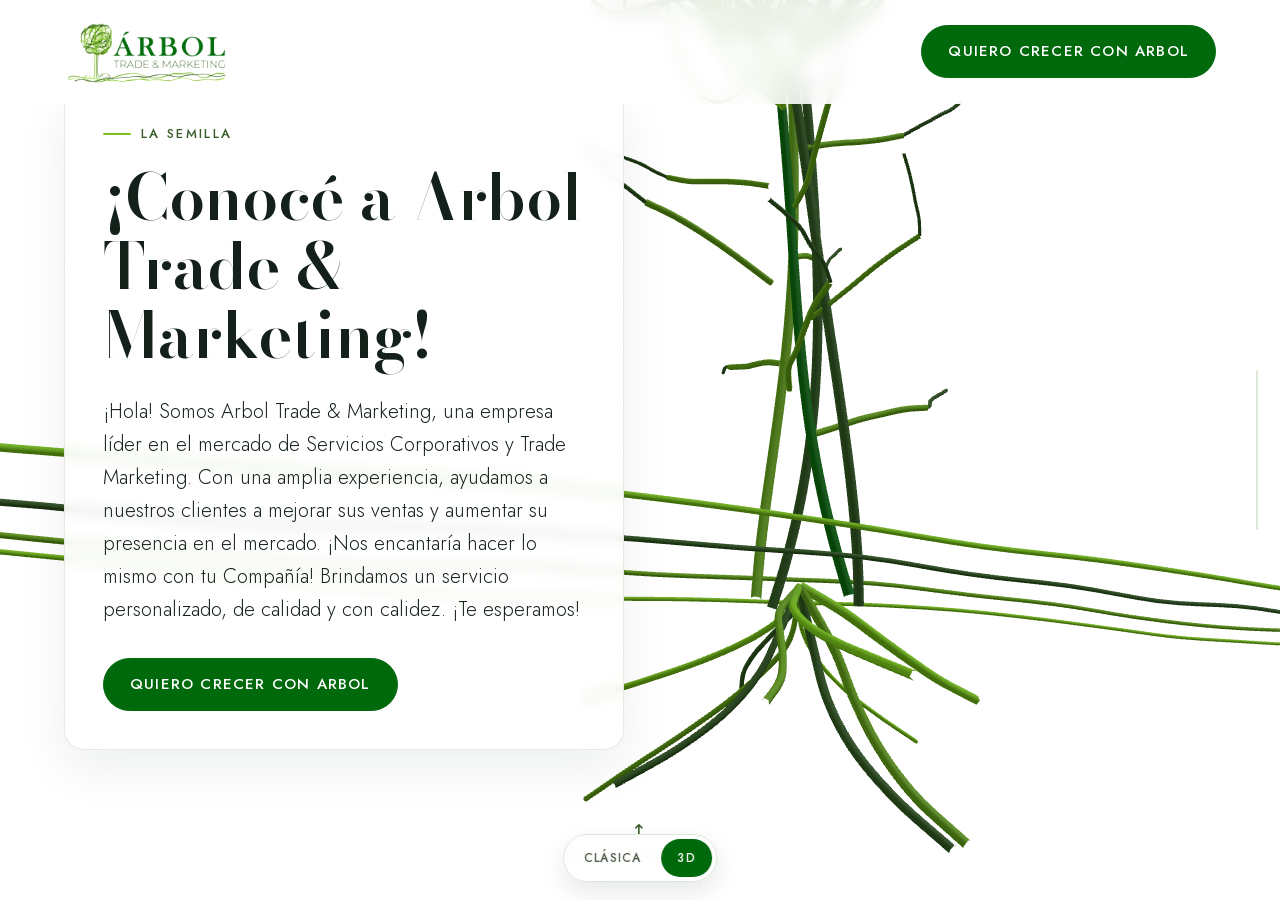
<file: 3d/index.html>
<!doctype html>
<html lang="es-AR">
<head>
<meta charset="utf-8">
<meta name="viewport" content="width=device-width, initial-scale=1, viewport-fit=cover">
<!-- Samsung Internet's "Dark mode for websites" force-inverts pages by default
     for many Android users, turning this white-and-green site black with a
     magenta tree. This opts out. -->
<meta name="color-scheme" content="only light">
<meta name="theme-color" content="#ffffff">

<title>Árbol Trade & Marketing | Servicios Corporativos y Trade Marketing</title>
<meta name="description" content="Somos Árbol Trade & Marketing. Ayudamos a nuestros clientes a mejorar sus ventas y aumentar su presencia en el mercado: trade marketing, BTL, merchandising, auditoría, mystery shopping y logística promocional en Argentina.">
<link rel="canonical" href="https://www.arbolmarketing.com/">

<!-- ============================ STAGING ONLY ============================
     REMOVE THIS TAG BEFORE THE PRODUCTION CUTOVER TO www.arbolmarketing.com.
     Leaving it in place would de-index the live site from Google entirely.
     There is no build step here, so nothing removes it automatically.
     ===================================================================== -->
<meta name="robots" content="noindex, nofollow">

<meta property="og:type" content="website">
<meta property="og:locale" content="es_AR">
<meta property="og:site_name" content="Árbol Trade & Marketing">
<meta property="og:title" content="Árbol Trade & Marketing">
<meta property="og:description" content="Servicios Corporativos y Trade Marketing. Ayudamos a tu compañía a crecer: equipos permanentes en el punto de venta, brigadas, auditoría, mystery shoppers, merchandising, marketing visual y logística.">
<meta property="og:url" content="https://www.arbolmarketing.com/">
<meta property="og:image" content="https://www.arbolmarketing.com/assets/logo/original/arbol-vertical.jpg">
<meta name="twitter:card" content="summary_large_image">

<link rel="icon" href="../assets/favicon/favicon.svg" type="image/svg+xml">
<link rel="apple-touch-icon" href="../assets/favicon/apple-touch-icon.png">

<link rel="preload" href="../assets/fonts/jost-var.woff2" as="font" type="font/woff2" crossorigin>
<link rel="stylesheet" href="../styles.css?v=1">
<link rel="stylesheet" href="overrides.css?v=1">
<!-- Set before first paint: the reveal styles are scoped to .js, so without
     this the content would render then hide, flashing on every load. -->
<script>document.documentElement.className = 'js';</script>

<script type="application/ld+json">
{
  "@context": "https://schema.org",
  "@type": "ProfessionalService",
  "name": "Árbol Trade & Marketing",
  "description": "Servicios Corporativos y Trade Marketing.",
  "url": "https://www.arbolmarketing.com/",
  "email": "gerencia@arbolmarketing.com",
  "areaServed": "AR",
  "address": {
    "@type": "PostalAddress",
    "streetAddress": "Ciudad de la Paz 2941 Piso 9° B",
    "addressLocality": "CABA",
    "addressCountry": "AR"
  }
}
</script>
</head>

<body>
<canvas id="scene" aria-hidden="true"></canvas>

<a class="skip" href="#contenido">Saltar al contenido principal</a>

<header class="hdr">
  <a class="hdr__logo" href="#s1" aria-label="Árbol Trade &amp; Marketing — inicio">
    <img src="../assets/logo/arbol-horizontal.jpg" width="420" height="183"
         alt="Árbol Trade &amp; Marketing">
  </a>
  <a class="btn btn--primary hdr__cta"
     href="mailto:gerencia@arbolmarketing.com?subject=Quiero%20crecer%20con%20Arbol">Quiero crecer con Arbol</a>
</header>

<div class="rail" aria-hidden="true"><div class="rail__fill" id="railFill"></div></div>

<!-- The sections below are in NARRATIVE order in the HTML. CSS renders them
     bottom-to-top, so §1 is at the visual bottom and the visitor climbs. -->
<main class="scroll" id="scroller">

  <!-- ============================================================ §1 semilla -->
  <section class="sect s-3d s-seed" id="s1" aria-labelledby="t1">
    <div class="wrap narrow">
      <p class="eyebrow" data-reveal>La semilla</p>
      <h1 id="t1" data-reveal="2">¡Conocé a Arbol Trade &amp; Marketing!</h1>
      <p class="lead" data-reveal="3">¡Hola! Somos Arbol Trade &amp; Marketing, una empresa líder en el mercado de Servicios Corporativos y Trade Marketing. Con una amplia experiencia, ayudamos a nuestros clientes a mejorar sus ventas y aumentar su presencia en el mercado. ¡Nos encantaría hacer lo mismo con tu Compañía! Brindamos un servicio personalizado, de calidad y con calidez. ¡Te esperamos!</p>
      <div class="btns" data-reveal="4">
        <a class="btn btn--primary" href="mailto:gerencia@arbolmarketing.com?subject=Quiero%20crecer%20con%20Arbol">Quiero crecer con Arbol</a>
      </div>
    </div>

    <div class="art seed-art" aria-hidden="true"><img src="../assets/tree/waves.svg" alt="" class="fb-waves"></div>

    <button class="hint" id="hint" type="button">
      <span class="hint__arrow" aria-hidden="true">&#8593;</span>
      <span>Subí para crecer</span>
    </button>
  </section>

  <!-- ============================================================ §2 raíces -->
  <section class="sect s-3d s-roots" id="s2" aria-labelledby="t2">
    <div class="art roots-art" aria-hidden="true"><img src="../assets/tree/roots.svg" alt="" class="fb-roots"></div>
    <div class="wrap narrow" id="contenido" tabindex="-1">
      <p class="eyebrow" data-reveal>Las raíces</p>
      <h2 id="t2" data-reveal="2">Nuestra historia de crecimiento</h2>
      <p class="lead" data-reveal="3">Como un árbol, crecemos y evolucionamos a lo largo de los años. Desde nuestros inicios, hemos acompañado a nuestros clientes en su camino hacia el éxito. Logramos echar raíces, prosperar, dar cobertura y frutos con nuestras acciones. Hoy seguimos creciendo junto a ellos. Conocé más sobre nuestra historia y cómo podemos ayudar a tu negocio a crecer y prosperar.</p>
    </div>
  </section>

  <!-- ============================================================ §3 tronco -->
  <section class="sect s-3d s-trunk" id="s3" aria-labelledby="t3">
    <div class="art trunk-art" aria-hidden="true"><img src="../assets/tree/trunk.svg" alt="" class="fb-trunk"></div>
    <div class="wrap">
      <p class="eyebrow" data-reveal>El tronco</p>
      <h2 id="t3" data-reveal="2">¿Qué ofrecemos?</h2>

      <ul class="svcs" role="list">
        <li class="svc svc--solo" data-reveal>
          <svg class="svc__icon" viewBox="0 0 40 40" aria-hidden="true">
            <path d="M20 7c-6.5 0-10.5 4.2-9.4 9.2 1 5 6.4 8.2 11.6 7 5.2-1.2 8.7-5.4 7.5-9.9C28.6 9 24.4 7 20.6 8.4c-3.8 1.4-5 5.4-3 7.8 2 2.4 5.6 2 6.6-.6" stroke="var(--canopy)"/>
            <path d="M20 24.5V33" stroke="var(--brand)"/>
            <path d="M12.5 22.5 8 27M27.5 22.5 32 27" stroke="var(--mid)"/>
            <path d="M8 27c-2 .6-3 2-2.8 3.4M32 27c2 .6 3 2 2.8 3.4" stroke="var(--leaf)"/>
          </svg>
          <h3>Servicios de Marketing, Trade, BTL, campañas y eventos.</h3>
        </li>

        <li class="svc" data-reveal>
          <svg class="svc__icon" viewBox="0 0 40 40" aria-hidden="true">
            <path d="M14 13.5a3.2 3.2 0 1 1-.1 0M14 17v7m-3.8 4 3.8-4 3.8 4" stroke="var(--canopy)"/>
            <path d="M26.5 15a2.7 2.7 0 1 1-.1 0M26.5 18v6m-3 3.6 3-3.6 3 3.6" stroke="var(--mid)"/>
            <path d="M4 33c4.5-2.2 8-.2 12 .2 4 .4 7.5-1.8 11.5-1.6 2.6.1 4.4 1 6.5 2.2" stroke="var(--leaf)"/>
          </svg>
          <h3>Equipos de atención permanente para el PdeV</h3>
          <p>¡Siempre estamos disponibles para ayudar a nuestros clientes a mejorar su servicio al canal!</p>
        </li>

        <li class="svc" data-reveal>
          <svg class="svc__icon" viewBox="0 0 40 40" aria-hidden="true">
            <path d="M4 27.5 11.5 19l5 5L27 10" stroke="var(--canopy)"/>
            <path d="M21 10h6.5v6.5" stroke="var(--brand)"/>
            <path d="M4 33h9M6.5 36.5h6" stroke="var(--leaf)"/>
          </svg>
          <h3>Brigadas para acciones puntuales</h3>
          <p>¡Ayudamos a nuestros clientes a destacar en campañas específicas, rápidas y de gran alcance!</p>
        </li>

        <li class="svc" data-reveal>
          <svg class="svc__icon" viewBox="0 0 40 40" aria-hidden="true">
            <path d="M17.5 6.5c-6.2.3-10.4 4.6-10 10.4.4 5.8 5.4 9.6 11 9 5.6-.6 9.4-5.2 8.8-10.8-.5-4.6-4-8.2-8.6-8.6" stroke="var(--canopy)"/>
            <path d="m24.5 24.5 9 9" stroke="var(--brand)"/>
            <path d="M13.5 20v-3.5M17.5 20v-6.5M21.5 20v-9.5" stroke="var(--mid)"/>
          </svg>
          <h3>Servicios de auditoría</h3>
          <p>¡Brindamos una visión detallada del mercado para ayudar a tomar decisiones basadas en información!</p>
        </li>

        <li class="svc" data-reveal>
          <svg class="svc__icon" viewBox="0 0 40 40" aria-hidden="true">
            <path d="M9.5 14.5h21l-1.8 19h-17.4z" stroke="var(--canopy)"/>
            <path d="M15.5 14.5v-3a4.5 4.5 0 0 1 9 0v3" stroke="var(--mid)"/>
            <path d="M13.5 24.5c3.2-4.2 9.8-4.2 13 0-3.2 4.2-9.8 4.2-13 0" stroke="var(--brand)"/>
            <path d="M20 22.6a2 2 0 1 1-.1 0" stroke="var(--leaf)"/>
          </svg>
          <h3>Mystery Shoppers</h3>
          <p>¡Ayudamos a nuestros clientes a mejorar su servicio al cliente, evaluar sus KPI y validar la calidad de sus dinámicas!</p>
        </li>

        <li class="svc" data-reveal>
          <svg class="svc__icon" viewBox="0 0 40 40" aria-hidden="true">
            <path d="M4 15.5c5-2 9 2 14 0s9-2 18 0" stroke="var(--leaf)"/>
            <path d="M4 24.5c5-2 9 2 14 0s9-2 18 0" stroke="var(--mid)"/>
            <path d="M4 33.5c5-2 9 2 14 0s9-2 18 0" stroke="var(--canopy)"/>
            <path d="M7.5 6h6.5v7.5H7.5zM26 6h6.5v7.5H26z" stroke="var(--canopy)"/>
            <path d="m17.4 5.6 6.4.9-.9 6.4-6.4-.9z" stroke="var(--brand)"/>
          </svg>
          <h3>Servicio de Merchandising</h3>
          <p>¡Gestión de Trade, Información, Activación, Seguimiento y presentación de productos en tiendas!</p>
        </li>

        <li class="svc" data-reveal>
          <svg class="svc__icon" viewBox="0 0 40 40" aria-hidden="true">
            <path d="M20 21c0-1.8 1.9-2.8 3.1-1.2 1.2 1.6-.5 4.6-3.4 4.8-2.9.2-5.6-2.8-4.6-6.3 1-3.5 5.8-4.8 9.2-2.2" stroke="var(--canopy)"/>
            <path d="M20 11.5V6M29 14l3.5-3.5M11 14 7.5 10.5M32 22h5M3 22h5" stroke="var(--leaf)"/>
            <path d="M9.5 29.5 30 26l1.4 8L11 37.5z" stroke="var(--mid)"/>
          </svg>
          <h3>Marketing visual</h3>
          <p>¡Ayudamos a nuestros clientes a llamar la atención con activaciones impactantes!</p>
        </li>

        <li class="svc" data-reveal>
          <svg class="svc__icon" viewBox="0 0 40 40" aria-hidden="true">
            <path d="M3.5 12h17v14h-17z" stroke="var(--canopy)"/>
            <path d="M20.5 17h6.5l4.5 5.5V26h-11z" stroke="var(--mid)"/>
            <path d="M11 26a3.2 3.2 0 1 1-.1 0M27 26a3.2 3.2 0 1 1-.1 0" stroke="var(--brand)"/>
            <path d="M3 34c5-2 9 2 14 0s9-2 19 0" stroke="var(--leaf)"/>
          </svg>
          <h3>Logística</h3>
          <p>¡Aseguramos que los Materiales Promocionales lleguen a tiempo y se instalen en perfectas condiciones!</p>
        </li>
      </ul>
    </div>
  </section>

  <!-- ============================================================ §4 copa -->
  <section class="sect s-3d s-canopy" id="s4" aria-labelledby="t4">
    <div class="art canopy-art canopy" aria-hidden="true"><img src="../assets/tree/canopy.svg" alt="" class="fb-canopy"></div>
    <div class="shade" aria-hidden="true"></div>
    <div class="wrap narrow">
      <p class="eyebrow" data-reveal>La copa</p>
      <h2 id="t4" data-reveal="2">¿Por qué trabajar con nosotros?</h2>
      <p class="lead" data-reveal="3">Ofrecemos una combinación única de tecnología avanzada, potencial de crecimiento y recursos humanos altamente capacitados. Además, nuestra experiencia en el mercado en varias categorías nos permite brindar un servicio de calidad a nuestros clientes. ¡Nos encantaría ayudarte a alcanzar tus objetivos!</p>
    </div>
  </section>

  <!-- ============================================================ §5 contacto -->
  <section class="sect s-3d s-contact contact" id="s5" aria-labelledby="t5">
    <div class="wrap">
      <div class="contact-grid">
        <div>
          <p class="eyebrow" data-reveal>Los frutos</p>
          <h2 id="t5" data-reveal="2">¡Contactá con nosotros!</h2>
          <p class="lead line" data-reveal="3">¡Estamos ansiosos de conectarnos con vos!</p>
          <address data-reveal="3">Nos encontrás en Ciudad de la Paz 2941 Piso 9° B, CABA, Argentina</address>
          <p class="line" data-reveal="3"><span class="site">www.arbolmarketing.com</span> o envianos un correo electrónico a <a class="mail" href="mailto:gerencia@arbolmarketing.com">gerencia@arbolmarketing.com</a> .</p>
          <p data-reveal="3">¡No dudes en ponerte en contacto con nosotros para analizar juntos cómo podemos ayudar a crecer tu negocio!</p>

          <div class="btns" data-reveal="4">
            <a class="btn btn--primary" href="mailto:gerencia@arbolmarketing.com?subject=Quiero%20crecer%20con%20Arbol">Quiero crecer con Arbol</a>
            <a class="btn btn--ghost" href="mailto:gerencia@arbolmarketing.com?subject=Trabaj%C3%A1%20con%20Nosotros">Trabajá con Nosotros</a>
            <a class="btn btn--ghost" href="mailto:gerencia@arbolmarketing.com?subject=Acceso%20Clientes">Acceso Clientes</a>
          </div>
        </div>

        <div class="card-logo" data-reveal="2">
          <img src="../assets/logo/arbol-vertical.jpg" width="428" height="560"
               alt="Árbol Trade &amp; Marketing" loading="lazy">
        </div>
      </div>
    </div>
  </section>

  <footer class="ftr" id="ftr">
    <p style="margin:0">© <span id="yr">2026</span> Árbol Trade &amp; Marketing · Ciudad de la Paz 2941 Piso 9° B, CABA, Argentina</p>
    <p style="margin:0"><a href="mailto:gerencia@arbolmarketing.com">gerencia@arbolmarketing.com</a></p>
    <button class="motion-toggle" id="motionToggle" type="button" aria-pressed="false">Reducir animación</button>
  </footer>

</main>


<nav class="switch" aria-label="Versión del sitio">
  <a href="../">Clásica</a>
  <a href="./" aria-current="page">3D</a>
</nav>
<script src="../script.js?v=1"></script>
<script type="module" src="scene.js?v=1"></script>
</body>
</html>
</file>
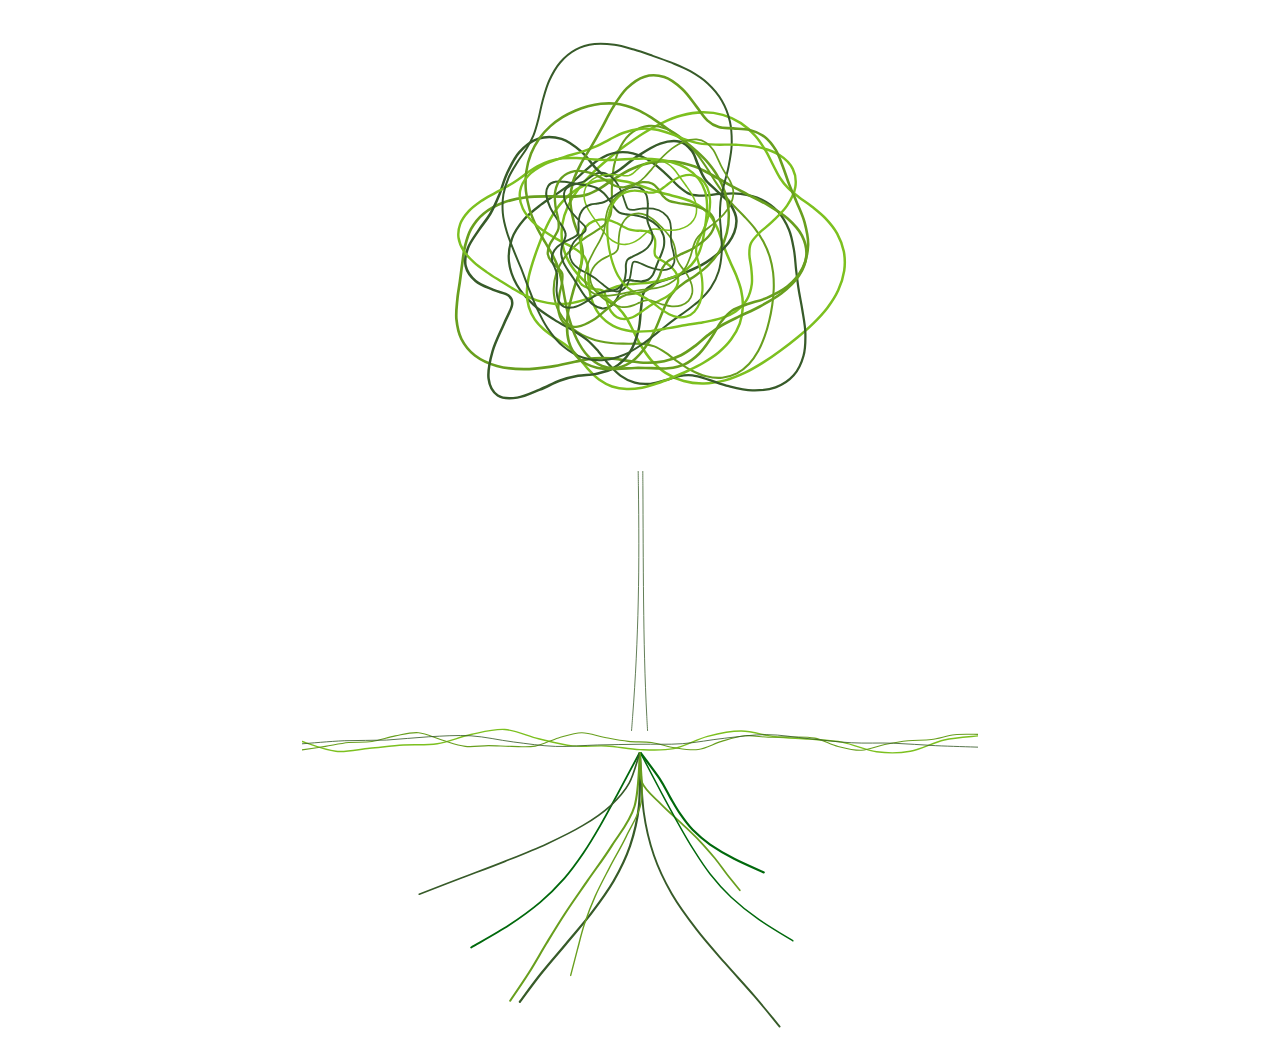
<file: assets/tree/preview.html>
<!doctype html><html><head><meta charset="utf-8"><style>
body{background:#fff;margin:0;font-family:system-ui;display:flex;flex-direction:column;align-items:center;padding:20px}
.stack{width:520px;display:flex;flex-direction:column;align-items:center}
svg{display:block;width:100%}
.tk{height:260px}
</style></head><body>
<div class="stack">
<img src="canopy.svg" style="width:100%">
<img src="trunk.svg" style="width:34%;height:260px">
<img src="waves.svg" style="width:130%;margin:-6px 0">
<img src="roots.svg" style="width:100%">
</div>
</body></html>
</file>
<file: styles.css>
/* =========================================================================
   Árbol Trade & Marketing — www.arbolmarketing.com
   Plain CSS. No build step. What you edit is what ships.

   CONTRAST RULES — do not break these:
     --leaf (#7CC01F) is 2.23:1 on white. NEVER text, NEVER a link, NEVER a
     focus ring. Decorative strokes only.
     --mid  (#689F1E) is 3.20:1 on white. Decorative only, at any size.
     Buttons, links and focus rings use --brand (#00690C, 6.94:1) or darker.
   ========================================================================= */

@font-face {
  font-family: 'Bodoni Moda';
  font-style: normal;
  font-weight: 500 700;
  font-display: swap;
  src: url(assets/fonts/bodonimoda-var.woff2) format('woff2');
  unicode-range: U+0000-00FF, U+0131, U+0152-0153, U+02BB-02BC, U+02C6, U+02DA,
    U+02DC, U+0304, U+0308, U+0329, U+2000-206F, U+20AC, U+2122, U+2191, U+2193,
    U+2212, U+2215, U+FEFF, U+FFFD;
}
@font-face {
  font-family: 'Jost';
  font-style: normal;
  font-weight: 300 500;
  font-display: swap;
  src: url(assets/fonts/jost-var.woff2) format('woff2');
  unicode-range: U+0000-00FF, U+0131, U+0152-0153, U+02BB-02BC, U+02C6, U+02DA,
    U+02DC, U+0304, U+0308, U+0329, U+2000-206F, U+20AC, U+2122, U+2191, U+2193,
    U+2212, U+2215, U+FEFF, U+FFFD;
}

:root {
  --white: #ffffff;
  --mist: #f2f7ef;
  --border: #dce7d8;
  --ink: #14201a;
  --ink-2: #4a5a45;
  --root: #0b4a12;
  --brand: #00690c;
  --brand-hov: #00520a;
  --canopy: #375b29;
  --mid: #689f1e;
  --leaf: #7cc01f;

  --serif: 'Bodoni Moda', 'Didot', 'Times New Roman', serif;
  --sans: 'Jost', 'Futura', 'Century Gothic', system-ui, -apple-system, sans-serif;

  --wrap: 1120px;
  --pad: clamp(20px, 5vw, 64px);
  --sect-y: clamp(72px, 12vh, 132px);

  --ease: cubic-bezier(0.22, 0.61, 0.36, 1);
  --dur: 0.85s;
}

*, *::before, *::after { box-sizing: border-box; }

html { -webkit-text-size-adjust: 100%; }

body {
  margin: 0;
  background: var(--white);
  color: var(--ink);
  font-family: var(--sans);
  font-weight: 400;
  font-size: 17px;
  line-height: 1.7;          /* Spanish runs long. Not optional. */
  -webkit-font-smoothing: antialiased;
  overflow: hidden;          /* the scroller below owns all scrolling */
}

img { max-width: 100%; height: auto; display: block; }

::selection { background: var(--leaf); color: var(--ink); }

a { color: var(--brand); }

:focus-visible {
  outline: 3px solid var(--brand);
  outline-offset: 2px;
  border-radius: 3px;
}

.skip {
  position: absolute;
  left: 12px; top: -60px;
  z-index: 100;
  background: var(--brand); color: #fff;
  padding: 10px 18px; border-radius: 999px;
  font-size: 15px; text-decoration: none;
  transition: top 0.2s;
}
.skip:focus { top: 12px; }

.sr-only {
  position: absolute; width: 1px; height: 1px;
  padding: 0; margin: -1px; overflow: hidden;
  clip: rect(0 0 0 0); white-space: nowrap; border: 0;
}

/* ---------------------------------------------------------------- header */
.hdr {
  position: fixed; inset: 0 0 auto 0; z-index: 50;
  display: flex; align-items: center; justify-content: space-between;
  gap: 16px;
  padding: 14px var(--pad);
  background: rgba(255, 255, 255, 0.88);
  backdrop-filter: saturate(1.4) blur(10px);
  border-bottom: 1px solid transparent;
  transition: border-color 0.3s, background 0.3s;
}
.hdr.stuck { border-bottom-color: var(--border); }
/* The client's lockups are JPGs on a white background, so their "white" is
   never exactly #FFFFFF and shows as a faint rectangle against the page.
   multiply drops those near-white pixels into the background cleanly.
   Only safe because every surface behind a logo here is white or mist. */
.hdr__logo img, .card-logo img, .e404 img {
  /* brightness() lifts the near-white to pure white so the rectangle vanishes;
     multiply then blends what's left. The green line art is dark enough that
     a 6% lift is invisible on it. Remove both once a real vector logo lands. */
  filter: brightness(1.06);
  mix-blend-mode: multiply;
}
.hdr__logo img { width: clamp(132px, 17vw, 172px); }
.hdr__cta { flex: 0 0 auto; }
@media (max-width: 640px) { .hdr .btn { display: none; } }

/* ---------------------------------------------------------------- scroller
   THE CORE MECHANIC.
   flex-direction: column-reverse stacks the sections bottom-to-top visually
   while leaving them in narrative order in the HTML. The browser parks the
   initial scroll position at the flow's start edge — which is the visual
   BOTTOM — so the page opens at the seed, underground, with no JavaScript.
   Scrolling UP moves the visitor forward: semilla → raíces → tronco → copa.
   Because the DOM is never reordered, reading order, tab order and
   screen-reader order all still match. No scroll-jacking anywhere. */
.scroll {
  height: 100svh;
  overflow-y: auto;
  overflow-x: hidden;
  display: flex;
  flex-direction: column-reverse;
  overscroll-behavior-y: contain;
  scroll-behavior: smooth;
}
@media (prefers-reduced-motion: reduce) { .scroll { scroll-behavior: auto; } }

.sect {
  flex: 0 0 auto;
  position: relative;
  width: 100%;
  padding: var(--sect-y) var(--pad);
}
.wrap { max-width: var(--wrap); margin: 0 auto; position: relative; z-index: 2; }
.narrow { max-width: 68ch; }

/* ---------------------------------------------------------------- type */
.eyebrow {
  font-family: var(--sans); font-weight: 500;
  font-size: 13px; letter-spacing: 0.18em; text-transform: uppercase;
  color: var(--canopy);
  margin: 0 0 18px;
  display: flex; align-items: center; gap: 10px;
}
.eyebrow::before {
  content: ''; width: 28px; height: 2px; background: var(--leaf);
  border-radius: 2px; flex: 0 0 auto;
}

h1, h2 { font-family: var(--serif); font-weight: 600; margin: 0 0 24px; letter-spacing: -0.01em; }
h1 { font-size: clamp(38px, 5.6vw, 64px); line-height: 1.08; }
h2 { font-size: clamp(30px, 4vw, 44px); line-height: 1.15; }
h3 { font-family: var(--sans); font-weight: 500; font-size: clamp(20px, 2vw, 22px); line-height: 1.3; margin: 0 0 8px; }

p { margin: 0 0 20px; max-width: 68ch; }
.lead { font-weight: 300; font-size: clamp(18px, 2.2vw, 20px); line-height: 1.65; }
.muted { color: var(--ink-2); }

/* ---------------------------------------------------------------- buttons */
.btn {
  display: inline-flex; align-items: center; justify-content: center; gap: 10px;
  min-height: 48px; padding: 13px 26px;
  font-family: var(--sans); font-weight: 500; font-size: 15px;
  letter-spacing: 0.08em; text-transform: uppercase;
  border-radius: 999px; text-decoration: none;
  border: 1.5px solid var(--brand);
  transition: background 0.22s, color 0.22s, transform 0.22s, box-shadow 0.22s;
}
.btn--primary { background: var(--brand); color: #fff; }
.btn--primary:hover { background: var(--brand-hov); border-color: var(--brand-hov); transform: translateY(-2px); box-shadow: 0 8px 22px rgba(0, 105, 12, 0.22); }
.btn--ghost { background: transparent; color: var(--brand); }
.btn--ghost:hover { background: var(--mist); transform: translateY(-2px); }
.btns { display: flex; flex-wrap: wrap; gap: 14px; margin-top: 32px; }

/* ---------------------------------------------------------------- tree art */
.art { position: absolute; z-index: 1; pointer-events: none; }
.art svg { display: block; width: 100%; height: 100%; overflow: visible; }
.art path { fill: none; stroke-linecap: round; stroke-linejoin: round; }

/* draw-on: every path is normalised with pathLength="1" */
.js .art path {
  stroke-dasharray: 1;
  stroke-dashoffset: 1;
  transition: stroke-dashoffset 1.5s var(--ease);
}
.js .in .art path, .js .art.in path { stroke-dashoffset: 0; }

/* stagger the canopy strokes so the crown tangles itself into being */
.js .canopy path { transition-duration: 1.7s; }
.js .canopy path:nth-child(3n)   { transition-delay: 0.18s; }
.js .canopy path:nth-child(3n+1) { transition-delay: 0.36s; }
.js .roots path:nth-child(2n)    { transition-delay: 0.2s; }

/* ---------------------------------------------------------------- reveal
   Authored visible-first: the animation is the OVERRIDE, never the default.
   With JS off, CSS unsupported, or reduced-motion on, everything is simply
   there. We never drop interactive content below opacity 0.15. */
.js [data-reveal] {
  opacity: 0;
  transform: translateY(16px);
  transition: opacity var(--dur) var(--ease), transform var(--dur) var(--ease);
}
.js [data-reveal].in { opacity: 1; transform: none; }
.js [data-reveal][data-reveal='2'] { transition-delay: 0.1s; }
.js [data-reveal][data-reveal='3'] { transition-delay: 0.2s; }
.js [data-reveal][data-reveal='4'] { transition-delay: 0.3s; }

/* ---------------------------------------------------------------- §1 semilla */
.s-seed { min-height: 100svh; display: flex; align-items: center; padding-bottom: 190px; }
.s-seed .wrap { text-align: left; }
.seed-art { left: 0; right: 0; bottom: 0; height: 210px; }
.seed-art .waves { position: absolute; left: -2%; right: -2%; bottom: 120px; height: 60px; width: 104%; }
.seed-art .seedling { position: absolute; left: 50%; bottom: 84px; width: 120px; height: 110px; transform: translateX(-50%); }

.hint {
  position: absolute; left: 50%; bottom: 26px; transform: translateX(-50%);
  z-index: 3;
  display: flex; flex-direction: column; align-items: center; gap: 6px;
  font-size: 13px; letter-spacing: 0.16em; text-transform: uppercase;
  color: var(--canopy); font-weight: 500;
  background: none; border: 0; cursor: pointer; font-family: var(--sans);
  padding: 8px 14px; border-radius: 999px;
}
.hint:hover { color: var(--brand); }
.hint__arrow { font-size: 19px; line-height: 1; animation: rise 2.1s var(--ease) infinite; }
@keyframes rise {
  0%, 100% { transform: translateY(3px); opacity: 0.55; }
  50% { transform: translateY(-4px); opacity: 1; }
}

/* ---------------------------------------------------------------- §2 raíces */
/* The text starts BELOW the root system — root strokes never run behind
   running copy, they live in the space above it and in the side gutters. */
.s-roots { padding-top: clamp(250px, 38vh, 420px); }
.roots-art {
  left: 50%; top: 10px;
  width: min(880px, 96vw); height: clamp(190px, 28vh, 330px);
  transform: translateX(-50%); opacity: 0.9;
}

/* ---------------------------------------------------------------- §3 tronco */
.s-trunk { padding-top: calc(var(--sect-y) + 20px); }
.trunk-art { left: 50%; top: 0; bottom: 0; width: 180px; height: auto; transform: translateX(-50%); }
.trunk-art svg { height: 100%; }

.svcs {
  list-style: none; margin: 56px 0 0; padding: 0;
  display: grid; grid-template-columns: 1fr 1fr; column-gap: 210px; row-gap: 30px;
}
.svc {
  position: relative;
  border: 1px solid var(--border); border-radius: 16px;
  background: var(--white);
  padding: 26px 26px 28px;
  transition: box-shadow 0.25s, transform 0.25s, border-color 0.25s;
}
.svc:hover { transform: translateY(-2px); box-shadow: 0 12px 30px rgba(20, 32, 26, 0.08); border-color: #cbdcc5; }
.svc__icon { width: 44px; height: 44px; margin-bottom: 16px; }
.svc__icon path, .svc__icon circle { fill: none; stroke-linecap: round; stroke-linejoin: round; stroke-width: 1.75; }
.svc h3 { color: var(--ink); }
.svc p { font-size: 16px; color: var(--ink-2); margin: 0; }
.svc--solo { display: flex; flex-direction: column; justify-content: center; }

/* branch stubs reaching from each card toward the trunk */
.svc::after {
  content: ''; position: absolute; top: 46px; height: 1.5px;
  background: linear-gradient(90deg, var(--border), var(--leaf));
  width: 105px;
}
.svc:nth-child(odd) { grid-column: 1; }
.svc:nth-child(even) { grid-column: 2; margin-top: 64px; }
.svc:nth-child(odd)::after { right: -105px; }
.svc:nth-child(even)::after { left: -105px; background: linear-gradient(270deg, var(--border), var(--leaf)); }

/* ---------------------------------------------------------------- §4 copa */
.s-canopy { padding-top: clamp(120px, 22vh, 240px); overflow: hidden; }
.canopy-art { left: 50%; top: -40px; width: min(880px, 118vw); height: 520px; transform: translateX(-50%); opacity: 0.95; }
.s-canopy .wrap { padding-top: clamp(240px, 34vh, 380px); }
.s-canopy .shade {
  position: absolute; left: 50%; top: 300px; width: min(900px, 120vw); height: 340px;
  transform: translateX(-50%);
  background: radial-gradient(ellipse at center, rgba(55, 91, 41, 0.08), transparent 68%);
  z-index: 1; pointer-events: none;
}

/* ---------------------------------------------------------------- §5 contacto */
.s-contact { background: var(--mist); border-top: 1px solid var(--border); }
.contact-grid { display: grid; grid-template-columns: 1.15fr 0.85fr; gap: 56px; align-items: start; }
.contact address { font-style: normal; margin: 0 0 6px; }
.contact .line { margin: 0 0 10px; }
.contact a.mail { color: var(--brand); font-weight: 500; word-break: break-word; }
.contact .site { color: var(--canopy); font-weight: 500; }
.card-logo {
  background: var(--white); border: 1px solid var(--border); border-radius: 20px;
  padding: 34px; text-align: center;
}
.card-logo img { margin: 0 auto; width: min(240px, 60%); }

/* ---------------------------------------------------------------- footer */
.ftr {
  background: var(--white); border-top: 1px solid var(--border);
  /* The footer is the LAST child, so column-reverse puts it at the visual top
     of the page — where the fixed header would otherwise cover it. The extra
     top padding is that clearance, not decoration. */
  padding: clamp(104px, 13vh, 140px) var(--pad) 34px;
  display: flex; flex-wrap: wrap; align-items: center; justify-content: space-between; gap: 16px;
  font-size: 14px; color: var(--ink-2);
}
.ftr a { color: var(--canopy); }
.motion-toggle {
  font-family: var(--sans); font-size: 13px; color: var(--ink-2);
  background: none; border: 1px solid var(--border); border-radius: 999px;
  padding: 10px 18px; cursor: pointer; min-height: 44px;
}
.motion-toggle:hover { border-color: var(--brand); color: var(--brand); }

/* ---------------------------------------------------------------- rail
   Orientation without inventing Spanish nav labels. Fills from the bottom
   as the visitor climbs. Decorative and hidden from assistive tech. */
.rail {
  position: fixed; right: 22px; top: 50%; transform: translateY(-50%);
  z-index: 40; width: 2px; height: 160px;
  background: var(--border); border-radius: 2px;
  display: flex; align-items: flex-end;
}
.rail__fill { width: 100%; height: 0%; background: var(--brand); border-radius: 2px; transition: height 0.15s linear; }
@media (max-width: 1100px) { .rail { display: none; } }

/* ================================================================ mobile */
@media (max-width: 860px) {
  .svcs { grid-template-columns: 1fr; column-gap: 0; row-gap: 18px; margin-left: 52px; margin-top: 44px; }
  .svc:nth-child(odd), .svc:nth-child(even) { grid-column: 1; margin-top: 0; }
  .svc::after,
  .svc:nth-child(odd)::after,
  .svc:nth-child(even)::after {
    left: -52px; right: auto; width: 52px;
    background: linear-gradient(270deg, var(--border), var(--leaf));
  }
  /* trunk moves to the left gutter — same SVG, different placement */
  .trunk-art { left: 26px; transform: none; width: 60px; }
  .contact-grid { grid-template-columns: 1fr; gap: 34px; }
  .card-logo { padding: 26px; }
  .s-canopy .wrap { padding-top: clamp(170px, 26vh, 240px); }
  .canopy-art { width: 130vw; height: 380px; top: 0; }
  .s-canopy .shade { top: 210px; height: 240px; }
  .ftr { justify-content: center; text-align: center; }
}

@media (max-width: 420px) {
  .svcs { margin-left: 40px; }
  .svc::after, .svc:nth-child(odd)::after, .svc:nth-child(even)::after { left: -40px; width: 40px; }
  .trunk-art { left: 14px; width: 48px; }
  .btns .btn { width: 100%; }
}

/* ================================================================ motion off
   Ships in the same commit as the animation, and shows the COMPLETE final
   state — never a blank page. The .no-motion class is set by the footer
   toggle for users who have never opened OS accessibility settings. */
@media (prefers-reduced-motion: reduce) {
  .js [data-reveal], .js [data-reveal].in { opacity: 1; transform: none; transition: none; }
  .js .art path { stroke-dashoffset: 0; transition: none; }
  .hint__arrow { animation: none; }
  * { scroll-behavior: auto !important; }
}
.no-motion [data-reveal], .no-motion [data-reveal].in { opacity: 1 !important; transform: none !important; transition: none !important; }
.no-motion .art path { stroke-dashoffset: 0 !important; transition: none !important; }
.no-motion .hint__arrow { animation: none; }

/* ================================================================ print */
@media print {
  body { overflow: visible; }
  .scroll { height: auto; overflow: visible; display: block; }
  .hdr, .rail, .hint, .art, .motion-toggle { display: none !important; }
  .sect { padding: 24px 0; page-break-inside: avoid; }
}
</file>
<file: 3d/overrides.css>
/* =========================================================================
   Árbol — versión 3D
   Layered ON TOP of ../styles.css. The base stylesheet is shared with the
   flat version and is never edited from here.
   ========================================================================= */

/* The WebGL canvas sits behind everything, fixed, full-viewport. */
#scene {
  position: fixed;
  inset: 0;
  width: 100%;
  height: 100%;
  z-index: 0;
  display: block;
  opacity: 0;
  transition: opacity 1.1s ease;
}
.scene-ready #scene { opacity: 1; }
.no-webgl #scene { display: none; }

.scroll { position: relative; z-index: 1; background: transparent; }
.sect { background: transparent; }

/* Text needs to stay readable over the tree, so each copy block gets a soft
   white scrim rather than a hard card — the tree still reads through it.
   Applied purely in CSS so the 3D page needs no extra markup and the copy
   stays byte-identical to the flat version. */
.s-3d .wrap.narrow,
.s-3d.s-contact .contact-grid > div:first-child {
  position: relative;
  padding: 34px 38px 38px;
  border-radius: 20px;
  background: linear-gradient(180deg, rgba(255,255,255,0.93), rgba(255,255,255,0.88));
  backdrop-filter: blur(7px) saturate(1.1);
  box-shadow: 0 18px 50px rgba(20, 32, 26, 0.07);
  border: 1px solid rgba(220, 231, 216, 0.8);
}
@supports not (backdrop-filter: blur(4px)) {
  .s-3d .wrap.narrow,
  .s-3d.s-contact .contact-grid > div:first-child { background: rgba(255, 255, 255, 0.97); }
}

/* Content sits in a column on the left so the crown has room to breathe. */
.s-3d .wrap { max-width: 560px; margin-left: 0; }
.s-3d.s-contact .wrap { max-width: var(--wrap); }

/* The flat SVG art is the no-WebGL fallback only. */
.art { display: none; }
.no-webgl .art { display: block; }

.s-seed { padding-bottom: 150px; }
.s-canopy .wrap { padding-top: 0; }
.s-canopy .shade { display: none; }
.s-roots { padding-top: var(--sect-y); }
.s-trunk { padding-top: var(--sect-y); }

/* Services: no drawn trunk here — the real 3D trunk is behind them. */
.s-3d .svcs { grid-template-columns: 1fr 1fr; column-gap: 26px; margin-left: 0; }
.s-3d .svc:nth-child(even) { margin-top: 0; }
.s-3d .svc::after { display: none; }
.s-3d .svc {
  background: rgba(255, 255, 255, 0.93);
  backdrop-filter: blur(7px);
  border-color: rgba(220, 231, 216, 0.9);
}
.s-3d.s-trunk .wrap { max-width: var(--wrap); }

.s-contact { background: transparent; border-top: 0; }
.s-contact .card-logo { background: rgba(255,255,255,0.93); backdrop-filter: blur(7px); }
.ftr { background: rgba(255, 255, 255, 0.9); backdrop-filter: blur(7px); }

/* Version switcher — lets Gustavo flip between the two versions. */
.switch {
  position: fixed; left: 50%; bottom: 18px; transform: translateX(-50%);
  z-index: 60; display: flex; gap: 4px;
  background: rgba(255,255,255,0.92); backdrop-filter: blur(9px);
  border: 1px solid var(--border); border-radius: 999px; padding: 4px;
  box-shadow: 0 10px 26px rgba(20,32,26,0.1);
}
.switch a {
  font-family: var(--sans); font-size: 12px; font-weight: 500;
  letter-spacing: 0.1em; text-transform: uppercase;
  padding: 9px 16px; border-radius: 999px; text-decoration: none;
  color: var(--ink-2); min-height: 36px; display: flex; align-items: center;
}
.switch a[aria-current] { background: var(--brand); color: #fff; }

@media (max-width: 860px) {
  .s-3d .wrap { max-width: none; }
  .s-3d .svcs { grid-template-columns: 1fr; }
  .scrim { padding: 24px 22px 26px; border-radius: 16px; }
  .switch { bottom: 12px; }
  .hint { bottom: 66px; }
}

@media (prefers-reduced-motion: reduce) {
  #scene { transition: none; }
}

/* --- no-WebGL fallback -----------------------------------------------------
   If WebGL is unavailable the flat SVG tree renders instead, so the page is
   never a blank white screen. */
.no-webgl .art img { width: 100%; height: 100%; object-fit: contain; }
.no-webgl .fb-waves { object-fit: fill; }
.no-webgl .s-3d .wrap.narrow,
.no-webgl .s-3d.s-contact .contact-grid > div:first-child {
  background: none; border: 0; box-shadow: none; backdrop-filter: none; padding: 0;
}

/* The switcher floats over the page, so the last section needs room or it
   sits on top of the CTAs on a phone. */
@media (max-width: 860px) {
  .switch { left: auto; right: 12px; transform: none; }
  .switch a { padding: 8px 13px; font-size: 11px; }
  .s-3d.s-contact { padding-bottom: 96px; }
}

/* The seed section centres its content vertically. With the scrim card that
   can push the eyebrow up under the fixed header, so reserve its height. */
.s-3d.s-seed { padding-top: 130px; }
</file>
